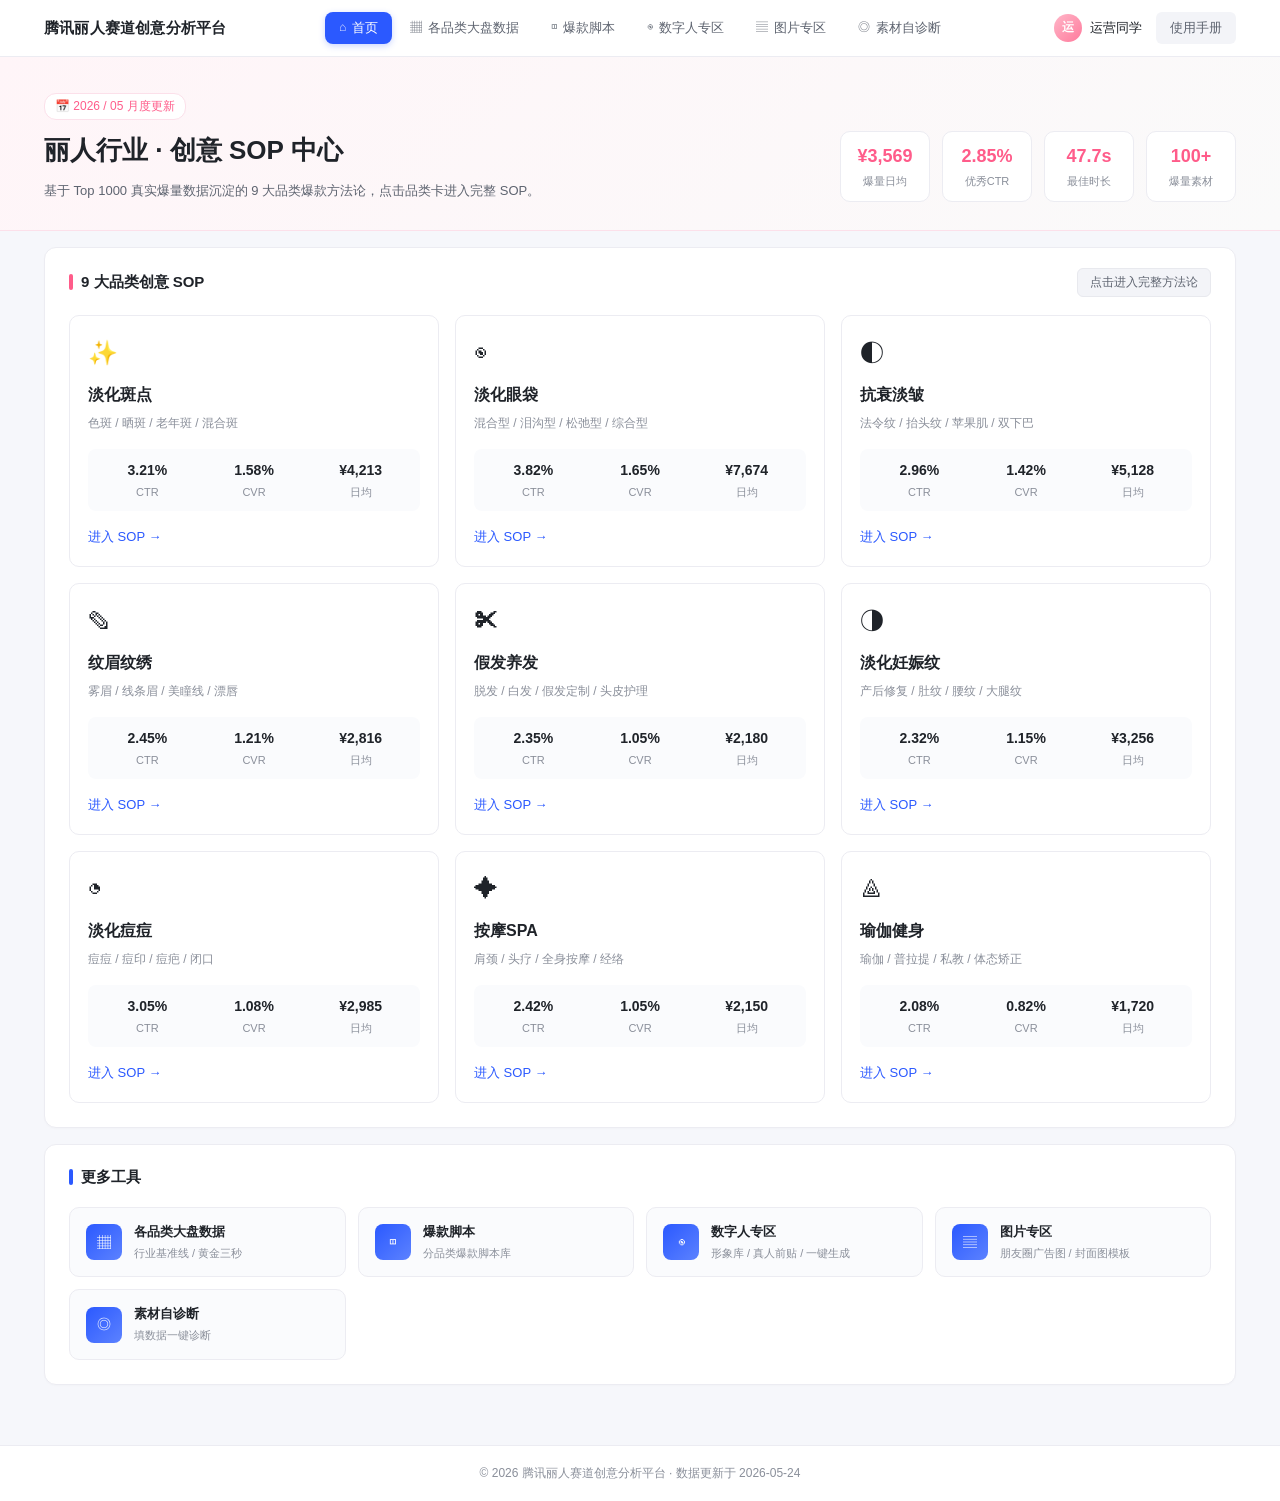
<file: index.html>
<!DOCTYPE html>
<html lang="zh-CN">
<head>
<meta charset="UTF-8" />
<meta name="viewport" content="width=device-width,initial-scale=1.0" />
<title>腾讯丽人赛道创意分析平台</title>
<link rel="stylesheet" href="styles.css" />
</head>
<body>

<!-- 顶部导航 -->
<header class="topbar">
  <div class="topbar-inner">
    <div class="brand">腾讯丽人赛道创意分析平台</div>
    <nav class="topnav">
      <a href="#/home" class="nav-item" data-route="home"><span class="nav-icon">⌂</span>首页</a>
      <a href="#/dashboard" class="nav-item" data-route="dashboard"><span class="nav-icon">▦</span>各品类大盘数据</a>
      <a href="#/case" class="nav-item" data-route="case"><span class="nav-icon">◫</span>爆款脚本</a>
      <a href="#/digital" class="nav-item" data-route="digital"><span class="nav-icon">◉</span>数字人专区</a>
      <a href="#/image" class="nav-item" data-route="image"><span class="nav-icon">▤</span>图片专区</a>
      <a href="#/diagnose" class="nav-item" data-route="diagnose"><span class="nav-icon">◎</span>素材自诊断</a>
    </nav>
    <div class="topright">
      <div class="user">
        <span class="avatar">运</span>
        <span class="username">运营同学</span>
      </div>
      <a href="#/manual" class="btn-manual">使用手册</a>
    </div>
  </div>
</header>

<!-- =============== 页面 0：首页（品类Hub） =============== -->
<div class="page" data-page="home">
  <section class="v3-hero">
    <div class="container">
      <div class="v3-hero-inner">
        <div>
          <div class="v3-hero-tag">📅 2026 / 05 月度更新</div>
          <h1 class="v3-hero-title">丽人行业 · 创意 SOP 中心</h1>
          <p class="v3-hero-desc">基于 Top 1000 真实爆量数据沉淀的 9 大品类爆款方法论，点击品类卡进入完整 SOP。</p>
        </div>
        <div class="v3-hero-stats">
          <div class="v3-hs"><span class="v3-hs-num">¥3,569</span><span class="v3-hs-lbl">爆量日均</span></div>
          <div class="v3-hs"><span class="v3-hs-num">2.85%</span><span class="v3-hs-lbl">优秀CTR</span></div>
          <div class="v3-hs"><span class="v3-hs-num">47.7s</span><span class="v3-hs-lbl">最佳时长</span></div>
          <div class="v3-hs"><span class="v3-hs-num">100+</span><span class="v3-hs-lbl">爆量素材</span></div>
        </div>
      </div>
    </div>
  </section>

  <main class="container main-area">
    <div class="panel">
      <div class="panel-head">
          <div class="panel-title"><span class="dot pink-dot"></span>9 大品类创意 SOP</div>
          <div class="date-range light">点击进入完整方法论</div>
        </div>
        <div class="cat-grid">
          <a class="cat-card" href="category.html?cat=淡斑"><div class="cat-emoji">✨</div><div class="cat-name">淡化斑点</div><div class="cat-sub">色斑 / 晒斑 / 老年斑 / 混合斑</div><div class="cat-metrics"><div><div class="m-num">3.21%</div><div class="m-label">CTR</div></div><div><div class="m-num">1.58%</div><div class="m-label">CVR</div></div><div><div class="m-num">¥4,213</div><div class="m-label">日均</div></div></div><div class="cat-cta">进入 SOP →</div></a>
          <a class="cat-card" href="category.html?cat=眼袋"><div class="cat-emoji">◉</div><div class="cat-name">淡化眼袋</div><div class="cat-sub">混合型 / 泪沟型 / 松弛型 / 综合型</div><div class="cat-metrics"><div><div class="m-num">3.82%</div><div class="m-label">CTR</div></div><div><div class="m-num">1.65%</div><div class="m-label">CVR</div></div><div><div class="m-num">¥7,674</div><div class="m-label">日均</div></div></div><div class="cat-cta">进入 SOP →</div></a>
          <a class="cat-card" href="category.html?cat=淡皱"><div class="cat-emoji">◐</div><div class="cat-name">抗衰淡皱</div><div class="cat-sub">法令纹 / 抬头纹 / 苹果肌 / 双下巴</div><div class="cat-metrics"><div><div class="m-num">2.96%</div><div class="m-label">CTR</div></div><div><div class="m-num">1.42%</div><div class="m-label">CVR</div></div><div><div class="m-num">¥5,128</div><div class="m-label">日均</div></div></div><div class="cat-cta">进入 SOP →</div></a>
          <a class="cat-card" href="category.html?cat=纹眉"><div class="cat-emoji">✎</div><div class="cat-name">纹眉纹绣</div><div class="cat-sub">雾眉 / 线条眉 / 美瞳线 / 漂唇</div><div class="cat-metrics"><div><div class="m-num">2.45%</div><div class="m-label">CTR</div></div><div><div class="m-num">1.21%</div><div class="m-label">CVR</div></div><div><div class="m-num">¥2,816</div><div class="m-label">日均</div></div></div><div class="cat-cta">进入 SOP →</div></a>
          <a class="cat-card" href="category.html?cat=假发"><div class="cat-emoji">✂</div><div class="cat-name">假发养发</div><div class="cat-sub">脱发 / 白发 / 假发定制 / 头皮护理</div><div class="cat-metrics"><div><div class="m-num">2.35%</div><div class="m-label">CTR</div></div><div><div class="m-num">1.05%</div><div class="m-label">CVR</div></div><div><div class="m-num">¥2,180</div><div class="m-label">日均</div></div></div><div class="cat-cta">进入 SOP →</div></a>
          <a class="cat-card" href="category.html?cat=妊娠纹"><div class="cat-emoji">◑</div><div class="cat-name">淡化妊娠纹</div><div class="cat-sub">产后修复 / 肚纹 / 腰纹 / 大腿纹</div><div class="cat-metrics"><div><div class="m-num">2.32%</div><div class="m-label">CTR</div></div><div><div class="m-num">1.15%</div><div class="m-label">CVR</div></div><div><div class="m-num">¥3,256</div><div class="m-label">日均</div></div></div><div class="cat-cta">进入 SOP →</div></a>
          <a class="cat-card" href="category.html?cat=痘痘"><div class="cat-emoji">◔</div><div class="cat-name">淡化痘痘</div><div class="cat-sub">痘痘 / 痘印 / 痘疤 / 闭口</div><div class="cat-metrics"><div><div class="m-num">3.05%</div><div class="m-label">CTR</div></div><div><div class="m-num">1.08%</div><div class="m-label">CVR</div></div><div><div class="m-num">¥2,985</div><div class="m-label">日均</div></div></div><div class="cat-cta">进入 SOP →</div></a>
          <a class="cat-card" href="category.html?cat=按摩"><div class="cat-emoji">✦</div><div class="cat-name">按摩SPA</div><div class="cat-sub">肩颈 / 头疗 / 全身按摩 / 经络</div><div class="cat-metrics"><div><div class="m-num">2.42%</div><div class="m-label">CTR</div></div><div><div class="m-num">1.05%</div><div class="m-label">CVR</div></div><div><div class="m-num">¥2,150</div><div class="m-label">日均</div></div></div><div class="cat-cta">进入 SOP →</div></a>
          <a class="cat-card" href="category.html?cat=瑜伽"><div class="cat-emoji">⟁</div><div class="cat-name">瑜伽健身</div><div class="cat-sub">瑜伽 / 普拉提 / 私教 / 体态矫正</div><div class="cat-metrics"><div><div class="m-num">2.08%</div><div class="m-label">CTR</div></div><div><div class="m-num">0.82%</div><div class="m-label">CVR</div></div><div><div class="m-num">¥1,720</div><div class="m-label">日均</div></div></div><div class="cat-cta">进入 SOP →</div></a>
        </div>
    </div>

    <div class="panel">
      <div class="panel-head">
        <div class="panel-title"><span class="dot blue-dot"></span>更多工具</div>
      </div>
      <div class="v3-tool-grid">
        <a class="v3-tool" href="#/dashboard">
          <span class="v3-tool-ico">▦</span>
          <span class="v3-tool-txt"><b>各品类大盘数据</b><i>行业基准线 / 黄金三秒</i></span>
        </a>
        <a class="v3-tool" href="#/case">
          <span class="v3-tool-ico">◫</span>
          <span class="v3-tool-txt"><b>爆款脚本</b><i>分品类爆款脚本库</i></span>
        </a>
        <a class="v3-tool" href="#/digital">
          <span class="v3-tool-ico">◉</span>
          <span class="v3-tool-txt"><b>数字人专区</b><i>形象库 / 真人前贴 / 一键生成</i></span>
        </a>
        <a class="v3-tool" href="#/image">
          <span class="v3-tool-ico">▤</span>
          <span class="v3-tool-txt"><b>图片专区</b><i>朋友圈广告图 / 封面图模板</i></span>
        </a>
        <a class="v3-tool" href="#/diagnose">
          <span class="v3-tool-ico">◎</span>
          <span class="v3-tool-txt"><b>素材自诊断</b><i>填数据一键诊断</i></span>
        </a>
      </div>
    </div>
  </main>
</div>

<!-- =============== 页面 1：各品类大盘数据 =============== -->
<div class="page" data-page="dashboard">
  <section class="page-head sticky-head">
    <div class="container">
      <h1 class="page-title">各品类大盘数据</h1>
      <div class="industry-tabs anchor-tabs">
        <button class="ind-tab active" data-anchor="cat-liren">丽人</button>
        <button class="ind-tab" data-anchor="cat-danban">淡化斑点</button>
        <button class="ind-tab" data-anchor="cat-yandai">淡化眼袋</button>
        <button class="ind-tab" data-anchor="cat-kangshuai">抗衰淡皱</button>
        <button class="ind-tab" data-anchor="cat-wenmei">纹眉纹绣</button>
        <button class="ind-tab" data-anchor="cat-meifa">假发养发</button>
        <button class="ind-tab" data-anchor="cat-renshen">淡化妊娠纹</button>
        <button class="ind-tab" data-anchor="cat-doudou">淡化痘痘</button>
        <button class="ind-tab" data-anchor="cat-spa">按摩SPA</button>
        <button class="ind-tab" data-anchor="cat-yujia">瑜伽健身</button>
      </div>
    </div>
  </section>

  <main class="container main-area">

    <!-- ========== 区块①：丽人（总览） ========== -->
    <section class="cat-section" id="cat-liren">
      <div class="panel">
        <div class="panel-head pink">
          <div class="panel-title"><span class="dot pink-dot"></span>丽人行业 · 整体大盘</div>
          <div class="date-range">📅 2026-04-01 至 2026-04-30</div>
        </div>

        <div class="kpi-grid kpi-grid-4">
          <div class="kpi-card top-green">
            <div class="kpi-head"><span class="kpi-label">行业平均CTR</span></div>
            <div class="kpi-value">2.85<span class="kpi-unit">%</span></div>
            <div class="kpi-foot">优秀阈值 1.5%</div>
          </div>
          <div class="kpi-card top-purple">
            <div class="kpi-head"><span class="kpi-label">行业平均CVR</span></div>
            <div class="kpi-value">1.42<span class="kpi-unit">%</span></div>
            <div class="kpi-foot">优秀阈值 0.8%</div>
          </div>
          <div class="kpi-card top-orange">
            <div class="kpi-head"><span class="kpi-label">平均播放时长</span></div>
            <div class="kpi-value">47.7<span class="kpi-unit">s</span></div>
            <div class="kpi-foot">35-55s 区间最优</div>
          </div>
          <div class="kpi-card top-pink">
            <div class="kpi-head"><span class="kpi-label">三秒快划率</span></div>
            <div class="kpi-value">22<span class="kpi-unit">%</span></div>
            <div class="kpi-foot">3秒完播率 63%</div>
          </div>
        </div>

        <div class="placement-table">
          <div class="pt-title">📊 各版位表现</div>
          <table>
            <thead>
              <tr><th>版位</th><th>消耗占比</th><th>CTR</th><th>浅层CVR</th><th>平均播放时长</th><th>3秒完播率</th><th>快滑率</th></tr>
            </thead>
            <tbody>
              <tr><td>微信视频号</td><td><b>73.8%</b></td><td>3.12%</td><td>1.58%</td><td>49.2s</td><td>65%</td><td>20%</td></tr>
              <tr><td>微信朋友圈</td><td>12.5%</td><td>2.45%</td><td>1.25%</td><td>42.1s</td><td>58%</td><td>26%</td></tr>
              <tr><td>公众号与小程序</td><td>8.3%</td><td>2.18%</td><td>1.12%</td><td>38.5s</td><td>55%</td><td>30%</td></tr>
              <tr><td>平台与内容广告</td><td>5.4%</td><td>1.92%</td><td>1.02%</td><td>37.6s</td><td>52%</td><td>33%</td></tr>
            </tbody>
          </table>
        </div>
      </div>
    </section>

    <!-- ========== 区块②：淡化斑点 ========== -->
    <section class="cat-section" id="cat-danban">
      <div class="panel">
        <div class="panel-head">
          <div class="panel-title"><span class="dot pink-dot"></span>✨ 淡化斑点</div>
        </div>

        <div class="kpi-grid kpi-grid-5">
          <div class="kpi-card top-pink"><div class="kpi-head"><span class="kpi-label">消耗占比</span></div><div class="kpi-value">28.0<span class="kpi-unit">%</span></div><div class="kpi-foot">大盘占比</div></div>
          <div class="kpi-card top-green"><div class="kpi-head"><span class="kpi-label">平均CTR</span></div><div class="kpi-value">3.21<span class="kpi-unit">%</span></div><div class="kpi-foot">行业 2.85%</div></div>
          <div class="kpi-card top-purple"><div class="kpi-head"><span class="kpi-label">平均CVR</span></div><div class="kpi-value">1.58<span class="kpi-unit">%</span></div><div class="kpi-foot">行业 1.42%</div></div>
          <div class="kpi-card top-orange"><div class="kpi-head"><span class="kpi-label">平均播放时长</span></div><div class="kpi-value">49.8<span class="kpi-unit">s</span></div><div class="kpi-foot">3秒完播 65%</div></div>
          <div class="kpi-card top-blue"><div class="kpi-head"><span class="kpi-label">三秒快划率</span></div><div class="kpi-value">20<span class="kpi-unit">%</span></div><div class="kpi-foot">越低越好</div></div>
        </div>

        <div class="placement-table">
          <div class="pt-title">📊 各版位表现</div>
          <table>
            <thead><tr><th>版位</th><th>消耗占比</th><th>CTR</th><th>浅层CVR</th><th>平均播放时长</th><th>3秒完播率</th><th>快滑率</th></tr></thead>
            <tbody>
              <tr><td>微信视频号</td><td><b>74.8%</b></td><td>3.45%</td><td>1.72%</td><td>51.2s</td><td>67%</td><td>18%</td></tr>
              <tr><td>微信朋友圈</td><td>13.0%</td><td>2.80%</td><td>1.42%</td><td>44.5s</td><td>60%</td><td>24%</td></tr>
              <tr><td>公众号与小程序</td><td>7.5%</td><td>2.45%</td><td>1.25%</td><td>40.2s</td><td>57%</td><td>28%</td></tr>
              <tr><td>平台与内容广告</td><td>4.7%</td><td>2.14%</td><td>1.08%</td><td>37.5s</td><td>53%</td><td>32%</td></tr>
            </tbody>
          </table>
        </div>
      </div>
    </section>

    <!-- ========== 区块③：淡化眼袋 ========== -->
    <section class="cat-section" id="cat-yandai">
      <div class="panel">
        <div class="panel-head">
          <div class="panel-title"><span class="dot pink-dot"></span>◉ 淡化眼袋</div>
        </div>

        <div class="kpi-grid kpi-grid-5">
          <div class="kpi-card top-pink"><div class="kpi-head"><span class="kpi-label">消耗占比</span></div><div class="kpi-value">18.0<span class="kpi-unit">%</span></div><div class="kpi-foot">大盘占比</div></div>
          <div class="kpi-card top-green"><div class="kpi-head"><span class="kpi-label">平均CTR</span></div><div class="kpi-value">3.82<span class="kpi-unit">%</span></div><div class="kpi-foot">行业 2.85%</div></div>
          <div class="kpi-card top-purple"><div class="kpi-head"><span class="kpi-label">平均CVR</span></div><div class="kpi-value">1.65<span class="kpi-unit">%</span></div><div class="kpi-foot">行业 1.42%</div></div>
          <div class="kpi-card top-orange"><div class="kpi-head"><span class="kpi-label">平均播放时长</span></div><div class="kpi-value">52.1<span class="kpi-unit">s</span></div><div class="kpi-foot">3秒完播 68%</div></div>
          <div class="kpi-card top-blue"><div class="kpi-head"><span class="kpi-label">三秒快划率</span></div><div class="kpi-value">18<span class="kpi-unit">%</span></div><div class="kpi-foot">越低越好</div></div>
        </div>

        <div class="placement-table">
          <div class="pt-title">📊 各版位表现</div>
          <table>
            <thead><tr><th>版位</th><th>消耗占比</th><th>CTR</th><th>浅层CVR</th><th>平均播放时长</th><th>3秒完播率</th><th>快滑率</th></tr></thead>
            <tbody>
              <tr><td>微信视频号</td><td><b>76.5%</b></td><td>4.05%</td><td>1.78%</td><td>53.5s</td><td>70%</td><td>16%</td></tr>
              <tr><td>微信朋友圈</td><td>12.2%</td><td>3.32%</td><td>1.48%</td><td>46.8s</td><td>62%</td><td>22%</td></tr>
              <tr><td>公众号与小程序</td><td>7.5%</td><td>2.95%</td><td>1.32%</td><td>42.1s</td><td>58%</td><td>27%</td></tr>
              <tr><td>平台与内容广告</td><td>3.8%</td><td>2.70%</td><td>1.18%</td><td>40.5s</td><td>55%</td><td>30%</td></tr>
            </tbody>
          </table>
        </div>
      </div>
    </section>

    <!-- ========== 区块④：抗衰淡皱 ========== -->
    <section class="cat-section" id="cat-kangshuai">
      <div class="panel">
        <div class="panel-head">
          <div class="panel-title"><span class="dot pink-dot"></span>◐ 抗衰淡皱</div>
        </div>

        <div class="kpi-grid kpi-grid-5">
          <div class="kpi-card top-pink"><div class="kpi-head"><span class="kpi-label">消耗占比</span></div><div class="kpi-value">24.0<span class="kpi-unit">%</span></div><div class="kpi-foot">大盘占比</div></div>
          <div class="kpi-card top-green"><div class="kpi-head"><span class="kpi-label">平均CTR</span></div><div class="kpi-value">2.96<span class="kpi-unit">%</span></div><div class="kpi-foot">行业 2.85%</div></div>
          <div class="kpi-card top-purple"><div class="kpi-head"><span class="kpi-label">平均CVR</span></div><div class="kpi-value">1.42<span class="kpi-unit">%</span></div><div class="kpi-foot">行业 1.42%</div></div>
          <div class="kpi-card top-orange"><div class="kpi-head"><span class="kpi-label">平均播放时长</span></div><div class="kpi-value">48.5<span class="kpi-unit">s</span></div><div class="kpi-foot">3秒完播 64%</div></div>
          <div class="kpi-card top-blue"><div class="kpi-head"><span class="kpi-label">三秒快划率</span></div><div class="kpi-value">21<span class="kpi-unit">%</span></div><div class="kpi-foot">越低越好</div></div>
        </div>

        <div class="placement-table">
          <div class="pt-title">📊 各版位表现</div>
          <table>
            <thead><tr><th>版位</th><th>消耗占比</th><th>CTR</th><th>浅层CVR</th><th>平均播放时长</th><th>3秒完播率</th><th>快滑率</th></tr></thead>
            <tbody>
              <tr><td>微信视频号</td><td><b>75.2%</b></td><td>3.18%</td><td>1.55%</td><td>50.1s</td><td>66%</td><td>19%</td></tr>
              <tr><td>微信朋友圈</td><td>13.5%</td><td>2.55%</td><td>1.28%</td><td>43.2s</td><td>59%</td><td>25%</td></tr>
              <tr><td>公众号与小程序</td><td>7.8%</td><td>2.22%</td><td>1.15%</td><td>39.5s</td><td>56%</td><td>29%</td></tr>
              <tr><td>平台与内容广告</td><td>3.5%</td><td>1.95%</td><td>1.02%</td><td>37.8s</td><td>52%</td><td>33%</td></tr>
            </tbody>
          </table>
        </div>
      </div>
    </section>

    <!-- ========== 区块⑤：纹眉纹绣 ========== -->
    <section class="cat-section" id="cat-wenmei">
      <div class="panel">
        <div class="panel-head">
          <div class="panel-title"><span class="dot pink-dot"></span>✎ 纹眉纹绣</div>
        </div>

        <div class="kpi-grid kpi-grid-5">
          <div class="kpi-card top-pink"><div class="kpi-head"><span class="kpi-label">消耗占比</span></div><div class="kpi-value">7.0<span class="kpi-unit">%</span></div><div class="kpi-foot">大盘占比</div></div>
          <div class="kpi-card top-green"><div class="kpi-head"><span class="kpi-label">平均CTR</span></div><div class="kpi-value">2.45<span class="kpi-unit">%</span></div><div class="kpi-foot">行业 2.85%</div></div>
          <div class="kpi-card top-purple"><div class="kpi-head"><span class="kpi-label">平均CVR</span></div><div class="kpi-value">1.21<span class="kpi-unit">%</span></div><div class="kpi-foot">行业 1.42%</div></div>
          <div class="kpi-card top-orange"><div class="kpi-head"><span class="kpi-label">平均播放时长</span></div><div class="kpi-value">42.3<span class="kpi-unit">s</span></div><div class="kpi-foot">3秒完播 60%</div></div>
          <div class="kpi-card top-blue"><div class="kpi-head"><span class="kpi-label">三秒快划率</span></div><div class="kpi-value">25<span class="kpi-unit">%</span></div><div class="kpi-foot">越低越好</div></div>
        </div>

        <div class="placement-table">
          <div class="pt-title">📊 各版位表现</div>
          <table>
            <thead><tr><th>版位</th><th>消耗占比</th><th>CTR</th><th>浅层CVR</th><th>平均播放时长</th><th>3秒完播率</th><th>快滑率</th></tr></thead>
            <tbody>
              <tr><td>微信视频号</td><td><b>78.5%</b></td><td>2.62%</td><td>1.32%</td><td>43.5s</td><td>62%</td><td>23%</td></tr>
              <tr><td>微信朋友圈</td><td>10.8%</td><td>2.10%</td><td>1.08%</td><td>38.2s</td><td>55%</td><td>28%</td></tr>
              <tr><td>公众号与小程序</td><td>6.5%</td><td>1.85%</td><td>0.95%</td><td>35.1s</td><td>52%</td><td>32%</td></tr>
              <tr><td>平台与内容广告</td><td>4.2%</td><td>1.58%</td><td>0.85%</td><td>34.0s</td><td>49%</td><td>36%</td></tr>
            </tbody>
          </table>
        </div>
      </div>
    </section>

    <!-- ========== 区块⑥：假发养发 ========== -->
    <section class="cat-section" id="cat-meifa">
      <div class="panel">
        <div class="panel-head">
          <div class="panel-title"><span class="dot pink-dot"></span>✂ 假发养发</div>
        </div>

        <div class="kpi-grid kpi-grid-5">
          <div class="kpi-card top-pink"><div class="kpi-head"><span class="kpi-label">消耗占比</span></div><div class="kpi-value">6.0<span class="kpi-unit">%</span></div><div class="kpi-foot">大盘占比</div></div>
          <div class="kpi-card top-green"><div class="kpi-head"><span class="kpi-label">平均CTR</span></div><div class="kpi-value">2.35<span class="kpi-unit">%</span></div><div class="kpi-foot">行业 2.85%</div></div>
          <div class="kpi-card top-purple"><div class="kpi-head"><span class="kpi-label">平均CVR</span></div><div class="kpi-value">1.05<span class="kpi-unit">%</span></div><div class="kpi-foot">行业 1.42%</div></div>
          <div class="kpi-card top-orange"><div class="kpi-head"><span class="kpi-label">平均播放时长</span></div><div class="kpi-value">40.2<span class="kpi-unit">s</span></div><div class="kpi-foot">3秒完播 59%</div></div>
          <div class="kpi-card top-blue"><div class="kpi-head"><span class="kpi-label">三秒快划率</span></div><div class="kpi-value">26<span class="kpi-unit">%</span></div><div class="kpi-foot">越低越好</div></div>
        </div>

        <div class="placement-table">
          <div class="pt-title">📊 各版位表现</div>
          <table>
            <thead><tr><th>版位</th><th>消耗占比</th><th>CTR</th><th>浅层CVR</th><th>平均播放时长</th><th>3秒完播率</th><th>快滑率</th></tr></thead>
            <tbody>
              <tr><td>微信视频号</td><td><b>71.5%</b></td><td>2.55%</td><td>1.18%</td><td>42.1s</td><td>61%</td><td>24%</td></tr>
              <tr><td>微信朋友圈</td><td>14.8%</td><td>2.05%</td><td>0.95%</td><td>37.2s</td><td>55%</td><td>29%</td></tr>
              <tr><td>公众号与小程序</td><td>9.2%</td><td>1.78%</td><td>0.82%</td><td>33.5s</td><td>51%</td><td>33%</td></tr>
              <tr><td>平台与内容广告</td><td>4.5%</td><td>1.58%</td><td>0.74%</td><td>32.2s</td><td>48%</td><td>37%</td></tr>
            </tbody>
          </table>
        </div>
      </div>
    </section>

    <!-- ========== 区块⑦：淡化妊娠纹 ========== -->
    <section class="cat-section" id="cat-renshen">
      <div class="panel">
        <div class="panel-head">
          <div class="panel-title"><span class="dot pink-dot"></span>◑ 淡化妊娠纹</div>
        </div>

        <div class="kpi-grid kpi-grid-5">
          <div class="kpi-card top-pink"><div class="kpi-head"><span class="kpi-label">消耗占比</span></div><div class="kpi-value">5.0<span class="kpi-unit">%</span></div><div class="kpi-foot">大盘占比</div></div>
          <div class="kpi-card top-green"><div class="kpi-head"><span class="kpi-label">平均CTR</span></div><div class="kpi-value">2.32<span class="kpi-unit">%</span></div><div class="kpi-foot">行业 2.85%</div></div>
          <div class="kpi-card top-purple"><div class="kpi-head"><span class="kpi-label">平均CVR</span></div><div class="kpi-value">1.15<span class="kpi-unit">%</span></div><div class="kpi-foot">行业 1.42%</div></div>
          <div class="kpi-card top-orange"><div class="kpi-head"><span class="kpi-label">平均播放时长</span></div><div class="kpi-value">44.5<span class="kpi-unit">s</span></div><div class="kpi-foot">3秒完播 60%</div></div>
          <div class="kpi-card top-blue"><div class="kpi-head"><span class="kpi-label">三秒快划率</span></div><div class="kpi-value">24<span class="kpi-unit">%</span></div><div class="kpi-foot">越低越好</div></div>
        </div>

        <div class="placement-table">
          <div class="pt-title">📊 各版位表现</div>
          <table>
            <thead><tr><th>版位</th><th>消耗占比</th><th>CTR</th><th>浅层CVR</th><th>平均播放时长</th><th>3秒完播率</th><th>快滑率</th></tr></thead>
            <tbody>
              <tr><td>微信视频号</td><td><b>72.8%</b></td><td>2.55%</td><td>1.28%</td><td>46.2s</td><td>62%</td><td>22%</td></tr>
              <tr><td>微信朋友圈</td><td>14.2%</td><td>2.05%</td><td>1.02%</td><td>40.5s</td><td>56%</td><td>27%</td></tr>
              <tr><td>公众号与小程序</td><td>8.5%</td><td>1.78%</td><td>0.92%</td><td>36.8s</td><td>52%</td><td>31%</td></tr>
              <tr><td>平台与内容广告</td><td>4.5%</td><td>1.55%</td><td>0.80%</td><td>35.0s</td><td>49%</td><td>35%</td></tr>
            </tbody>
          </table>
        </div>
      </div>
    </section>

    <!-- ========== 区块⑧：淡化痘痘 ========== -->
    <section class="cat-section" id="cat-doudou">
      <div class="panel">
        <div class="panel-head">
          <div class="panel-title"><span class="dot pink-dot"></span>◔ 淡化痘痘</div>
        </div>

        <div class="kpi-grid kpi-grid-5">
          <div class="kpi-card top-pink"><div class="kpi-head"><span class="kpi-label">消耗占比</span></div><div class="kpi-value">6.0<span class="kpi-unit">%</span></div><div class="kpi-foot">大盘占比</div></div>
          <div class="kpi-card top-green"><div class="kpi-head"><span class="kpi-label">平均CTR</span></div><div class="kpi-value">3.05<span class="kpi-unit">%</span></div><div class="kpi-foot">行业 2.85%</div></div>
          <div class="kpi-card top-purple"><div class="kpi-head"><span class="kpi-label">平均CVR</span></div><div class="kpi-value">1.08<span class="kpi-unit">%</span></div><div class="kpi-foot">行业 1.42%</div></div>
          <div class="kpi-card top-orange"><div class="kpi-head"><span class="kpi-label">平均播放时长</span></div><div class="kpi-value">41.2<span class="kpi-unit">s</span></div><div class="kpi-foot">3秒完播 62%</div></div>
          <div class="kpi-card top-blue"><div class="kpi-head"><span class="kpi-label">三秒快划率</span></div><div class="kpi-value">23<span class="kpi-unit">%</span></div><div class="kpi-foot">越低越好</div></div>
        </div>

        <div class="placement-table">
          <div class="pt-title">📊 各版位表现</div>
          <table>
            <thead><tr><th>版位</th><th>消耗占比</th><th>CTR</th><th>浅层CVR</th><th>平均播放时长</th><th>3秒完播率</th><th>快滑率</th></tr></thead>
            <tbody>
              <tr><td>微信视频号</td><td><b>73.5%</b></td><td>3.28%</td><td>1.22%</td><td>42.8s</td><td>64%</td><td>21%</td></tr>
              <tr><td>微信朋友圈</td><td>13.2%</td><td>2.65%</td><td>0.98%</td><td>37.5s</td><td>57%</td><td>26%</td></tr>
              <tr><td>公众号与小程序</td><td>8.5%</td><td>2.32%</td><td>0.85%</td><td>34.2s</td><td>54%</td><td>30%</td></tr>
              <tr><td>平台与内容广告</td><td>4.8%</td><td>2.08%</td><td>0.74%</td><td>33.0s</td><td>51%</td><td>33%</td></tr>
            </tbody>
          </table>
        </div>
      </div>
    </section>

    <!-- ========== 区块⑨：按摩SPA ========== -->
    <section class="cat-section" id="cat-spa">
      <div class="panel">
        <div class="panel-head">
          <div class="panel-title"><span class="dot pink-dot"></span>✦ 按摩SPA</div>
        </div>

        <div class="kpi-grid kpi-grid-5">
          <div class="kpi-card top-pink"><div class="kpi-head"><span class="kpi-label">消耗占比</span></div><div class="kpi-value">4.0<span class="kpi-unit">%</span></div><div class="kpi-foot">大盘占比</div></div>
          <div class="kpi-card top-green"><div class="kpi-head"><span class="kpi-label">平均CTR</span></div><div class="kpi-value">2.42<span class="kpi-unit">%</span></div><div class="kpi-foot">行业 2.85%</div></div>
          <div class="kpi-card top-purple"><div class="kpi-head"><span class="kpi-label">平均CVR</span></div><div class="kpi-value">1.05<span class="kpi-unit">%</span></div><div class="kpi-foot">行业 1.42%</div></div>
          <div class="kpi-card top-orange"><div class="kpi-head"><span class="kpi-label">平均播放时长</span></div><div class="kpi-value">43.8<span class="kpi-unit">s</span></div><div class="kpi-foot">3秒完播 59%</div></div>
          <div class="kpi-card top-blue"><div class="kpi-head"><span class="kpi-label">三秒快划率</span></div><div class="kpi-value">25<span class="kpi-unit">%</span></div><div class="kpi-foot">越低越好</div></div>
        </div>

        <div class="placement-table">
          <div class="pt-title">📊 各版位表现</div>
          <table>
            <thead><tr><th>版位</th><th>消耗占比</th><th>CTR</th><th>浅层CVR</th><th>平均播放时长</th><th>3秒完播率</th><th>快滑率</th></tr></thead>
            <tbody>
              <tr><td>微信视频号</td><td><b>72.5%</b></td><td>2.65%</td><td>1.18%</td><td>45.2s</td><td>61%</td><td>23%</td></tr>
              <tr><td>微信朋友圈</td><td>13.8%</td><td>2.15%</td><td>0.95%</td><td>39.5s</td><td>55%</td><td>28%</td></tr>
              <tr><td>公众号与小程序</td><td>8.5%</td><td>1.88%</td><td>0.82%</td><td>35.8s</td><td>52%</td><td>32%</td></tr>
              <tr><td>平台与内容广告</td><td>5.2%</td><td>1.68%</td><td>0.74%</td><td>34.2s</td><td>49%</td><td>35%</td></tr>
            </tbody>
          </table>
        </div>
      </div>
    </section>

    <!-- ========== 区块⑩：瑜伽健身 ========== -->
    <section class="cat-section" id="cat-yujia">
      <div class="panel">
        <div class="panel-head">
          <div class="panel-title"><span class="dot pink-dot"></span>⟁ 瑜伽健身</div>
        </div>

        <div class="kpi-grid kpi-grid-5">
          <div class="kpi-card top-pink"><div class="kpi-head"><span class="kpi-label">消耗占比</span></div><div class="kpi-value">2.0<span class="kpi-unit">%</span></div><div class="kpi-foot">大盘占比</div></div>
          <div class="kpi-card top-green"><div class="kpi-head"><span class="kpi-label">平均CTR</span></div><div class="kpi-value">2.08<span class="kpi-unit">%</span></div><div class="kpi-foot">行业 2.85%</div></div>
          <div class="kpi-card top-purple"><div class="kpi-head"><span class="kpi-label">平均CVR</span></div><div class="kpi-value">0.82<span class="kpi-unit">%</span></div><div class="kpi-foot">行业 1.42%</div></div>
          <div class="kpi-card top-orange"><div class="kpi-head"><span class="kpi-label">平均播放时长</span></div><div class="kpi-value">40.5<span class="kpi-unit">s</span></div><div class="kpi-foot">3秒完播 56%</div></div>
          <div class="kpi-card top-blue"><div class="kpi-head"><span class="kpi-label">三秒快划率</span></div><div class="kpi-value">28<span class="kpi-unit">%</span></div><div class="kpi-foot">越低越好</div></div>
        </div>

        <div class="placement-table">
          <div class="pt-title">📊 各版位表现</div>
          <table>
            <thead><tr><th>版位</th><th>消耗占比</th><th>CTR</th><th>浅层CVR</th><th>平均播放时长</th><th>3秒完播率</th><th>快滑率</th></tr></thead>
            <tbody>
              <tr><td>微信视频号</td><td><b>69.5%</b></td><td>2.28%</td><td>0.92%</td><td>42.0s</td><td>58%</td><td>26%</td></tr>
              <tr><td>微信朋友圈</td><td>15.5%</td><td>1.82%</td><td>0.75%</td><td>36.5s</td><td>52%</td><td>31%</td></tr>
              <tr><td>公众号与小程序</td><td>9.8%</td><td>1.58%</td><td>0.65%</td><td>32.8s</td><td>49%</td><td>35%</td></tr>
              <tr><td>平台与内容广告</td><td>5.2%</td><td>1.40%</td><td>0.58%</td><td>31.5s</td><td>46%</td><td>40%</td></tr>
            </tbody>
          </table>
        </div>
      </div>
    </section>

  </main>
</div>

<!-- =============== 页面 2：爆款脚本 =============== -->
<div class="page" data-page="case">
  <section class="page-head">
    <div class="container">
      <h1 class="page-title">分品类爆款脚本</h1>
      <div class="industry-tabs">
        <button class="ind-tab active">全部</button>
        <button class="ind-tab">淡化斑点</button>
        <button class="ind-tab">淡化眼袋</button>
        <button class="ind-tab">抗衰淡皱</button>
        <button class="ind-tab">纹眉纹绣</button>
        <button class="ind-tab">假发养发</button>
        <button class="ind-tab">淡化妊娠纹</button>
        <button class="ind-tab">淡化痘痘</button>
        <button class="ind-tab">按摩SPA</button>
        <button class="ind-tab">瑜伽健身</button>
      </div>
    </div>
  </section>

  <main class="container main-area">
    <div class="panel">
      <div class="panel-head">
        <div class="panel-title"><span class="dot orange-dot"></span>分品类爆款创意 SOP</div>
        <a href="#" class="link-more">查看全部品类 →</a>
      </div>
      <div class="cat-grid">
        <a class="cat-card" href="category.html?cat=淡斑"><div class="cat-emoji">✨</div><div class="cat-name">淡化斑点</div><div class="cat-sub">色斑 / 晒斑 / 老年斑 / 混合斑</div><div class="cat-metrics"><div><div class="m-num">3.21%</div><div class="m-label">CTR</div></div><div><div class="m-num">1.58%</div><div class="m-label">CVR</div></div><div><div class="m-num">¥4,213</div><div class="m-label">日均</div></div></div><div class="cat-cta">查看 SOP →</div></a>
        <a class="cat-card" href="category.html?cat=眼袋"><div class="cat-emoji">◉</div><div class="cat-name">淡化眼袋</div><div class="cat-sub">混合型 / 泪沟型 / 松弛型 / 综合型</div><div class="cat-metrics"><div><div class="m-num">3.82%</div><div class="m-label">CTR</div></div><div><div class="m-num">1.65%</div><div class="m-label">CVR</div></div><div><div class="m-num">¥7,674</div><div class="m-label">日均</div></div></div><div class="cat-cta">查看 SOP →</div></a>
        <a class="cat-card" href="category.html?cat=淡皱"><div class="cat-emoji">◐</div><div class="cat-name">抗衰淡皱</div><div class="cat-sub">法令纹 / 抬头纹 / 苹果肌 / 双下巴</div><div class="cat-metrics"><div><div class="m-num">2.96%</div><div class="m-label">CTR</div></div><div><div class="m-num">1.42%</div><div class="m-label">CVR</div></div><div><div class="m-num">¥5,128</div><div class="m-label">日均</div></div></div><div class="cat-cta">查看 SOP →</div></a>
        <a class="cat-card" href="category.html?cat=纹眉"><div class="cat-emoji">✎</div><div class="cat-name">纹眉纹绣</div><div class="cat-sub">雾眉 / 线条眉 / 美瞳线 / 漂唇</div><div class="cat-metrics"><div><div class="m-num">2.45%</div><div class="m-label">CTR</div></div><div><div class="m-num">1.21%</div><div class="m-label">CVR</div></div><div><div class="m-num">¥2,816</div><div class="m-label">日均</div></div></div><div class="cat-cta">查看 SOP →</div></a>
        <a class="cat-card" href="category.html?cat=假发"><div class="cat-emoji">✂</div><div class="cat-name">假发养发</div><div class="cat-sub">脱发 / 白发 / 假发定制 / 头皮护理</div><div class="cat-metrics"><div><div class="m-num">2.35%</div><div class="m-label">CTR</div></div><div><div class="m-num">1.05%</div><div class="m-label">CVR</div></div><div><div class="m-num">¥2,180</div><div class="m-label">日均</div></div></div><div class="cat-cta">查看 SOP →</div></a>
        <a class="cat-card" href="category.html?cat=妊娠纹"><div class="cat-emoji">◑</div><div class="cat-name">淡化妊娠纹</div><div class="cat-sub">产后修复 / 肚纹 / 腰纹 / 大腿纹</div><div class="cat-metrics"><div><div class="m-num">2.32%</div><div class="m-label">CTR</div></div><div><div class="m-num">1.15%</div><div class="m-label">CVR</div></div><div><div class="m-num">¥3,256</div><div class="m-label">日均</div></div></div><div class="cat-cta">查看 SOP →</div></a>
        <a class="cat-card" href="category.html?cat=痘痘"><div class="cat-emoji">◔</div><div class="cat-name">淡化痘痘</div><div class="cat-sub">痘痘 / 痘印 / 痘疤 / 闭口</div><div class="cat-metrics"><div><div class="m-num">3.05%</div><div class="m-label">CTR</div></div><div><div class="m-num">1.08%</div><div class="m-label">CVR</div></div><div><div class="m-num">¥2,985</div><div class="m-label">日均</div></div></div><div class="cat-cta">查看 SOP →</div></a>
        <a class="cat-card" href="category.html?cat=按摩"><div class="cat-emoji">✦</div><div class="cat-name">按摩SPA</div><div class="cat-sub">肩颈 / 头疗 / 全身按摩 / 经络</div><div class="cat-metrics"><div><div class="m-num">2.42%</div><div class="m-label">CTR</div></div><div><div class="m-num">1.05%</div><div class="m-label">CVR</div></div><div><div class="m-num">¥2,150</div><div class="m-label">日均</div></div></div><div class="cat-cta">查看 SOP →</div></a>
        <a class="cat-card" href="category.html?cat=瑜伽"><div class="cat-emoji">⟁</div><div class="cat-name">瑜伽健身</div><div class="cat-sub">瑜伽 / 普拉提 / 私教 / 体态矫正</div><div class="cat-metrics"><div><div class="m-num">2.08%</div><div class="m-label">CTR</div></div><div><div class="m-num">0.82%</div><div class="m-label">CVR</div></div><div><div class="m-num">¥1,720</div><div class="m-label">日均</div></div></div><div class="cat-cta">查看 SOP →</div></a>
      </div>
    </div>
  </main>
</div>

<!-- =============== 页面 3：数字人专区 =============== -->
<div class="page" data-page="digital">
  <section class="page-head">
    <div class="container">
      <h1 class="page-title">数字人专区</h1>
      <div class="industry-tabs">
        <button class="ind-tab active">数字人形象库</button>
        <button class="ind-tab">真人前贴口播</button>
        <button class="ind-tab">脚本→数字人视频</button>
      </div>
    </div>
  </section>

  <main class="container main-area">
    <div class="panel">
      <div class="panel-head">
        <div class="panel-title"><span class="dot purple-dot"></span>数字人形象库</div>
        <div class="date-range light">点击形象 → 一键生成口播视频</div>
      </div>
      <div class="trend-grid">
        <div class="trend-card hot"><div class="trend-tag pink-tag">推荐</div><div class="trend-name">温柔阴柔型男主播</div><div class="trend-desc">25-32岁，白衬衫精致男，丽人行业最爆量人设，CTR均值3.2%。</div></div>
        <div class="trend-card hot"><div class="trend-tag pink-tag">推荐</div><div class="trend-name">亲和力女美容师</div><div class="trend-desc">25-30岁，白色工作服+一次性手套，操作类素材首选。</div></div>
        <div class="trend-card"><div class="trend-tag green-tag">常用</div><div class="trend-name">中老年顾客见证</div><div class="trend-desc">45-60岁阿姨真实见证，淡斑/淡皱品类信任感拉满。</div></div>
        <div class="trend-card"><div class="trend-tag green-tag">常用</div><div class="trend-name">新闻播报型主持人</div><div class="trend-desc">权威感开场，"附近火爆的眼袋店"经典句式适用。</div></div>
        <div class="trend-card"><div class="trend-tag gray-tag">慎用</div><div class="trend-name">纯AI数字人口播</div><div class="trend-desc">CTR持续下滑，建议替换为真人或真人前贴口播。</div></div>
        <div class="trend-card"><div class="trend-tag green-tag">新增</div><div class="trend-name">真人前贴+数字人后段</div><div class="trend-desc">前3秒真人出镜锁定信任，后段数字人讲解，性价比最高。</div></div>
      </div>
    </div>
  </main>
</div>

<!-- =============== 页面 4：素材自诊断 =============== -->
<div class="page" data-page="diagnose">
  <section class="page-head">
    <div class="container">
      <h1 class="page-title">素材自诊断台</h1>
      <div class="industry-tabs">
        <button class="ind-tab active">表单诊断</button>
        <button class="ind-tab">链接诊断</button>
        <button class="ind-tab">批量诊断</button>
      </div>
    </div>
  </section>

  <main class="container main-area">
    <div class="panel">
      <div class="panel-head">
        <div class="panel-title"><span class="dot green-dot"></span>素材自诊断台</div>
        <div class="date-range light">上传你的素材，我们告诉你为什么数据差</div>
      </div>

      <form id="diagForm" class="diag-form">
        <div class="form-row">
          <label>素材链接 / MD5</label>
          <input type="text" name="url" placeholder="粘贴素材URL或MD5" />
        </div>
        <div class="form-row two">
          <div>
            <label>品类</label>
            <select name="category">
              <option>淡化斑点</option><option>淡化眼袋</option><option>抗衰淡皱</option>
              <option>纹眉纹绣</option><option>假发养发</option><option>淡化妊娠纹</option>
              <option>淡化痘痘</option><option>按摩SPA</option><option>瑜伽健身</option>
            </select>
          </div>
          <div>
            <label>优化目标</label>
            <select name="goal"><option>下单OG</option><option>企微OG</option><option>表单</option><option>加微</option></select>
          </div>
        </div>
        <div class="form-row four">
          <div><label>日均消耗</label><input type="number" name="cost" placeholder="¥"></div>
          <div><label>CTR(%)</label><input type="number" step="0.01" name="ctr" placeholder="%"></div>
          <div><label>浅层CVR(%)</label><input type="number" step="0.01" name="cvr" placeholder="%"></div>
          <div><label>3秒完播率(%)</label><input type="number" step="0.01" name="play3" placeholder="%"></div>
        </div>
        <div class="form-row">
          <label>你想解决的问题</label>
          <textarea name="question" rows="2" placeholder="例如：为什么CTR这么低？为什么跑不动量？"></textarea>
        </div>
        <div class="form-actions">
          <button type="submit" class="btn-primary">开始诊断</button>
          <button type="reset" class="btn-ghost">重置</button>
        </div>
      </form>

      <div id="diagResult" class="diag-result hidden">
        <div class="diag-head">初步诊断结果</div>
        <div class="diag-body">
          <div class="diag-block"><div class="diag-block-title">🩺 核心判断</div><div class="diag-block-content" data-key="judge">—</div></div>
          <div class="diag-block"><div class="diag-block-title">⚠ 主要问题</div><div class="diag-block-content" data-key="problems">—</div></div>
          <div class="diag-block"><div class="diag-block-title">→ 下一条怎么拍</div><div class="diag-block-content" data-key="next">—</div></div>
        </div>
      </div>
    </div>
  </main>
</div>

<!-- =============== 页面 5：图片专区 =============== -->
<div class="page" data-page="image">
  <section class="page-head">
    <div class="container">
      <h1 class="page-title">图片专区</h1>
      <div class="industry-tabs">
        <button class="ind-tab active">朋友圈广告图</button>
        <button class="ind-tab">视频封面图</button>
        <button class="ind-tab">落地页头图</button>
      </div>
    </div>
  </section>

  <main class="container main-area">
    <div class="panel">
      <div class="panel-head">
        <div class="panel-title"><span class="dot orange-dot"></span>爆款图片模板库</div>
        <div class="date-range light">基于丽人大盘 Top 图片素材沉淀</div>
      </div>

      <div class="report-card">
        <div class="report-head">
          <div class="report-name">价格锤型朋友圈广告图（淡皱）</div>
          <div class="report-meta">CTR 2.85% · 点赞率 1.42% · 推荐指数 ★★★★★</div>
        </div>
        <div class="report-grid">
          <div class="rg-item"><div class="rg-label">视觉构图</div><div class="rg-text">左侧顾客面部特写 + 右侧368元红色价格锤，3:4竖图。</div></div>
          <div class="rg-item"><div class="rg-label">文案结构</div><div class="rg-text">主标"科技淡皱仅368" + 副标"法令纹/抬头纹/苹果肌全包"。</div></div>
          <div class="rg-item"><div class="rg-label">配色规范</div><div class="rg-text">暖白底色 + 红色价格 + 黑色主标，合规底字白底灰字。</div></div>
          <div class="rg-item"><div class="rg-label">复用方向</div><div class="rg-text">替换为淡斑386/眼袋468版本，保留价格锤位置与配色。</div></div>
        </div>
      </div>

      <div class="report-card">
        <div class="report-head">
          <div class="report-name">门店开业型视频封面（淡斑）</div>
          <div class="report-meta">CTR 3.12% · 三秒完播率 65% · 推荐指数 ★★★★★</div>
        </div>
        <div class="report-grid">
          <div class="rg-item"><div class="rg-label">视觉构图</div><div class="rg-text">门店外景+鞭炮+排队人群，9:16竖屏，黄底大字"开业大吉"。</div></div>
          <div class="rg-item"><div class="rg-label">文案结构</div><div class="rg-text">主标"淡斑店开业大吉" + 副标"全程50分钟仅198元"。</div></div>
          <div class="rg-item"><div class="rg-label">配色规范</div><div class="rg-text">黄底红字 + 价格高亮 + 底部"效果因人而异"合规白字。</div></div>
          <div class="rg-item"><div class="rg-label">复用方向</div><div class="rg-text">可替换为眼袋/淡皱开业版，保留鞭炮+排队元素。</div></div>
        </div>
      </div>
    </div>
  </main>
</div>

<!-- =============== 页面 6：使用手册 =============== -->
<div class="page" data-page="manual">
  <section class="page-head">
    <div class="container">
      <h1 class="page-title">使用手册</h1>
    </div>
  </section>

  <main class="container main-area">
    <div class="panel">
      <div class="panel-head">
        <div class="panel-title"><span class="dot pink-dot"></span>平台使用指引</div>
      </div>
      <div class="manual-body">
        <h3>① 各品类大盘数据</h3>
        <p>查看丽人行业月度大盘指标、黄金三秒分布、品类消耗占比，作为优化参考基准线。</p>
        <h3>② 爆款脚本</h3>
        <p>分品类查看 Top 爆款脚本，每个品类含 CTR/CVR/日均消耗三大指标，可直接复用脚本结构。</p>
        <h3>③ 数字人专区</h3>
        <p>数字人形象库 + 真人前贴口播拼接，点击形象一键生成口播视频。</p>
        <h3>④ 图片专区</h3>
        <p>朋友圈广告图、视频封面图、落地页头图爆款模板，含视觉构图与配色规范。</p>
        <h3>⑤ 素材自诊断</h3>
        <p>填入你的素材数据，平台输出核心判断、问题诊断与下一条怎么拍的建议。</p>
        <h3>联系我们</h3>
        <p>📮 邮箱：creative@example.com　💬 企业微信：扫码加入丽人创意诊断群　📞 顾问咨询：xxx-xxxx-xxxx</p>
      </div>
    </div>
  </main>
</div>

<footer class="footer">
  <div class="container">© 2026 腾讯丽人赛道创意分析平台 · 数据更新于 2026-05-24</div>
</footer>

<script src="app.js"></script>
</body>
</html>
</file>
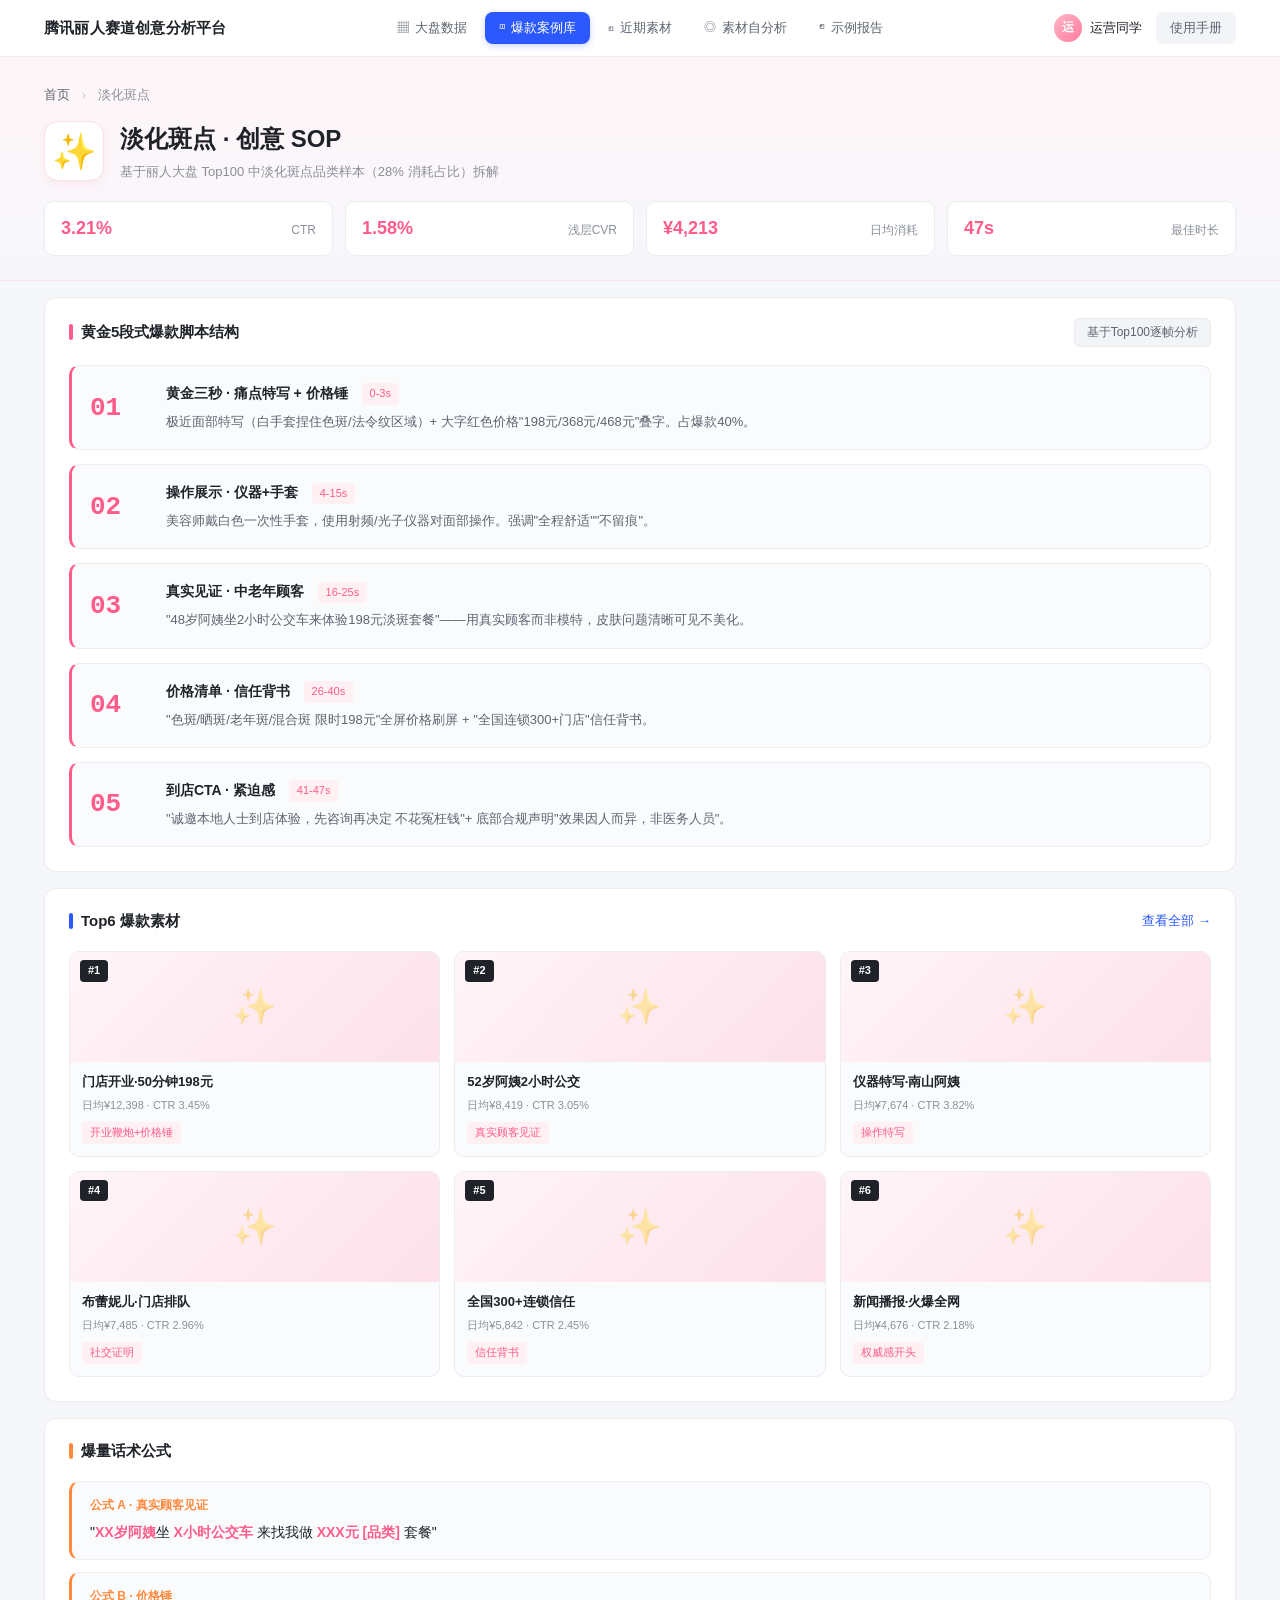
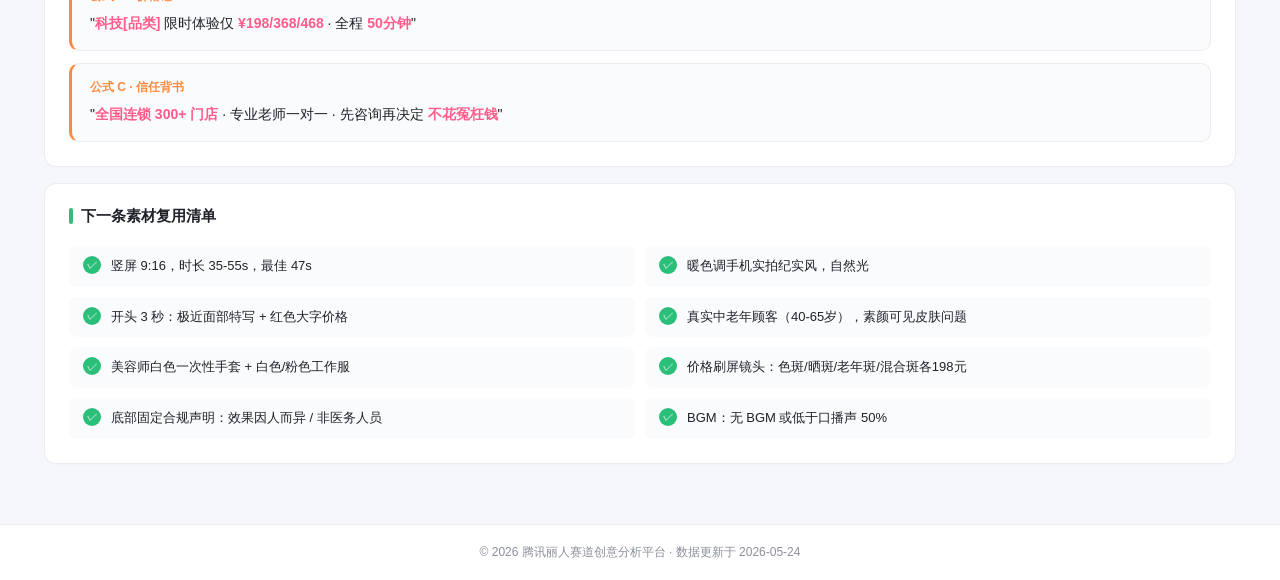
<file: category.html>
<!DOCTYPE html>
<html lang="zh-CN">
<head>
<meta charset="UTF-8" />
<meta name="viewport" content="width=device-width,initial-scale=1.0" />
<title>品类SOP详情｜腾讯丽人赛道创意分析平台</title>
<link rel="stylesheet" href="styles.css" />
</head>
<body>

<!-- 顶部导航（与 index.html 一致） -->
<header class="topbar">
  <div class="topbar-inner">
    <div class="brand">腾讯丽人赛道创意分析平台</div>
    <nav class="topnav">
      <a href="index.html#/dashboard" class="nav-item"><span class="nav-icon">▦</span>大盘数据</a>
      <a href="index.html#/case" class="nav-item active"><span class="nav-icon">◫</span>爆款案例库</a>
      <a href="index.html#/trend" class="nav-item"><span class="nav-icon">◰</span>近期素材</a>
      <a href="index.html#/diagnose" class="nav-item"><span class="nav-icon">◎</span>素材自分析</a>
      <a href="index.html#/report" class="nav-item"><span class="nav-icon">◩</span>示例报告</a>
    </nav>
    <div class="topright">
      <div class="user">
        <span class="avatar">运</span>
        <span class="username">运营同学</span>
      </div>
      <a href="index.html#/manual" class="btn-manual">使用手册</a>
    </div>
  </div>
</header>

<!-- 面包屑 + 品类大标题 -->
<section class="cat-detail-head">
  <div class="container">
    <div class="cat-crumb">
      <a href="index.html#/home">首页</a>
      <span class="crumb-arrow">›</span>
      <span id="catName">淡化斑点</span>
    </div>
    <div class="cat-detail-title-row">
      <div class="cat-detail-emoji" id="catEmoji">✨</div>
      <div>
        <h1 class="cat-detail-title" id="catTitle">淡化斑点 · 创意 SOP</h1>
        <p class="cat-detail-sub" id="catSub">基于丽人大盘 Top100 中淡化斑点品类样本（28% 消耗占比）拆解</p>
      </div>
    </div>
    <div class="cat-detail-stats">
      <div class="cat-detail-stat"><span class="cds-num" id="statCTR">3.21%</span><span class="cds-lbl">CTR</span></div>
      <div class="cat-detail-stat"><span class="cds-num" id="statCVR">1.58%</span><span class="cds-lbl">浅层CVR</span></div>
      <div class="cat-detail-stat"><span class="cds-num" id="statCost">¥4,213</span><span class="cds-lbl">日均消耗</span></div>
      <div class="cat-detail-stat"><span class="cds-num" id="statTime">47s</span><span class="cds-lbl">最佳时长</span></div>
    </div>
  </div>
</section>

<main class="container main-area">
  <!-- 黄金5段式 SOP -->
  <div class="panel">
    <div class="panel-head">
      <div class="panel-title"><span class="dot pink-dot"></span>黄金5段式爆款脚本结构</div>
      <div class="date-range light">基于Top100逐帧分析</div>
    </div>
    <div class="sop-step-list">
      <div class="sop-step">
        <div class="sop-step-no">01</div>
        <div class="sop-step-body">
          <div class="sop-step-title">黄金三秒 · 痛点特写 + 价格锤</div>
          <div class="sop-step-time">0-3s</div>
          <div class="sop-step-desc">极近面部特写（白手套捏住色斑/法令纹区域）+ 大字红色价格"198元/368元/468元"叠字。占爆款40%。</div>
        </div>
      </div>
      <div class="sop-step">
        <div class="sop-step-no">02</div>
        <div class="sop-step-body">
          <div class="sop-step-title">操作展示 · 仪器+手套</div>
          <div class="sop-step-time">4-15s</div>
          <div class="sop-step-desc">美容师戴白色一次性手套，使用射频/光子仪器对面部操作。强调"全程舒适""不留痕"。</div>
        </div>
      </div>
      <div class="sop-step">
        <div class="sop-step-no">03</div>
        <div class="sop-step-body">
          <div class="sop-step-title">真实见证 · 中老年顾客</div>
          <div class="sop-step-time">16-25s</div>
          <div class="sop-step-desc">"48岁阿姨坐2小时公交车来体验198元淡斑套餐"——用真实顾客而非模特，皮肤问题清晰可见不美化。</div>
        </div>
      </div>
      <div class="sop-step">
        <div class="sop-step-no">04</div>
        <div class="sop-step-body">
          <div class="sop-step-title">价格清单 · 信任背书</div>
          <div class="sop-step-time">26-40s</div>
          <div class="sop-step-desc">"色斑/晒斑/老年斑/混合斑 限时198元"全屏价格刷屏 + "全国连锁300+门店"信任背书。</div>
        </div>
      </div>
      <div class="sop-step">
        <div class="sop-step-no">05</div>
        <div class="sop-step-body">
          <div class="sop-step-title">到店CTA · 紧迫感</div>
          <div class="sop-step-time">41-47s</div>
          <div class="sop-step-desc">"诚邀本地人士到店体验，先咨询再决定 不花冤枉钱"+ 底部合规声明"效果因人而异，非医务人员"。</div>
        </div>
      </div>
    </div>
  </div>

  <!-- Top6 爆款素材 -->
  <div class="panel">
    <div class="panel-head">
      <div class="panel-title"><span class="dot blue-dot"></span>Top6 爆款素材</div>
      <a href="#" class="link-more">查看全部 →</a>
    </div>
    <div class="topvid-grid">
      <div class="topvid-card">
        <div class="topvid-thumb"><span class="topvid-rank">#1</span><span class="topvid-emoji">✨</span></div>
        <div class="topvid-name">门店开业·50分钟198元</div>
        <div class="topvid-meta">日均¥12,398 · CTR 3.45%</div>
        <div class="topvid-tag">开业鞭炮+价格锤</div>
      </div>
      <div class="topvid-card">
        <div class="topvid-thumb"><span class="topvid-rank">#2</span><span class="topvid-emoji">✨</span></div>
        <div class="topvid-name">52岁阿姨2小时公交</div>
        <div class="topvid-meta">日均¥8,419 · CTR 3.05%</div>
        <div class="topvid-tag">真实顾客见证</div>
      </div>
      <div class="topvid-card">
        <div class="topvid-thumb"><span class="topvid-rank">#3</span><span class="topvid-emoji">✨</span></div>
        <div class="topvid-name">仪器特写·南山阿姨</div>
        <div class="topvid-meta">日均¥7,674 · CTR 3.82%</div>
        <div class="topvid-tag">操作特写</div>
      </div>
      <div class="topvid-card">
        <div class="topvid-thumb"><span class="topvid-rank">#4</span><span class="topvid-emoji">✨</span></div>
        <div class="topvid-name">布蕾妮儿·门店排队</div>
        <div class="topvid-meta">日均¥7,485 · CTR 2.96%</div>
        <div class="topvid-tag">社交证明</div>
      </div>
      <div class="topvid-card">
        <div class="topvid-thumb"><span class="topvid-rank">#5</span><span class="topvid-emoji">✨</span></div>
        <div class="topvid-name">全国300+连锁信任</div>
        <div class="topvid-meta">日均¥5,842 · CTR 2.45%</div>
        <div class="topvid-tag">信任背书</div>
      </div>
      <div class="topvid-card">
        <div class="topvid-thumb"><span class="topvid-rank">#6</span><span class="topvid-emoji">✨</span></div>
        <div class="topvid-name">新闻播报·火爆全网</div>
        <div class="topvid-meta">日均¥4,676 · CTR 2.18%</div>
        <div class="topvid-tag">权威感开头</div>
      </div>
    </div>
  </div>

  <!-- 爆量话术公式 -->
  <div class="panel">
    <div class="panel-head">
      <div class="panel-title"><span class="dot orange-dot"></span>爆量话术公式</div>
    </div>
    <div class="formula-grid">
      <div class="formula-card">
        <div class="formula-label">公式 A · 真实顾客见证</div>
        <div class="formula-text">"<b>XX岁阿姨</b>坐 <b>X小时公交车</b> 来找我做 <b>XXX元 [品类]</b> 套餐"</div>
      </div>
      <div class="formula-card">
        <div class="formula-label">公式 B · 价格锤</div>
        <div class="formula-text">"<b>科技[品类]</b> 限时体验仅 <b>¥198/368/468</b> · 全程 <b>50分钟</b>"</div>
      </div>
      <div class="formula-card">
        <div class="formula-label">公式 C · 信任背书</div>
        <div class="formula-text">"<b>全国连锁 300+ 门店</b> · 专业老师一对一 · 先咨询再决定 <b>不花冤枉钱</b>"</div>
      </div>
    </div>
  </div>

  <!-- 复用清单 -->
  <div class="panel">
    <div class="panel-head">
      <div class="panel-title"><span class="dot green-dot"></span>下一条素材复用清单</div>
    </div>
    <div class="checklist">
      <div class="check-item"><span class="check-mark">✓</span>竖屏 9:16，时长 35-55s，最佳 47s</div>
      <div class="check-item"><span class="check-mark">✓</span>暖色调手机实拍纪实风，自然光</div>
      <div class="check-item"><span class="check-mark">✓</span>开头 3 秒：极近面部特写 + 红色大字价格</div>
      <div class="check-item"><span class="check-mark">✓</span>真实中老年顾客（40-65岁），素颜可见皮肤问题</div>
      <div class="check-item"><span class="check-mark">✓</span>美容师白色一次性手套 + 白色/粉色工作服</div>
      <div class="check-item"><span class="check-mark">✓</span>价格刷屏镜头：色斑/晒斑/老年斑/混合斑各198元</div>
      <div class="check-item"><span class="check-mark">✓</span>底部固定合规声明：效果因人而异 / 非医务人员</div>
      <div class="check-item"><span class="check-mark">✓</span>BGM：无 BGM 或低于口播声 50%</div>
    </div>
  </div>
</main>

<footer class="footer">
  <div class="container">© 2026 腾讯丽人赛道创意分析平台 · 数据更新于 2026-05-24</div>
</footer>

<script>
// 根据 ?cat= 渲染品类信息
const CATS = {
  '淡斑':   { emoji:'✨', name:'淡化斑点',   sub:'基于丽人大盘 Top100 中淡化斑点品类样本（28% 消耗占比）拆解', ctr:'3.21%', cvr:'1.58%', cost:'¥4,213', time:'47s' },
  '眼袋':   { emoji:'◉', name:'淡化眼袋',   sub:'基于丽人大盘 Top100 中眼袋品类样本（18% 消耗占比）拆解', ctr:'3.82%', cvr:'1.65%', cost:'¥7,674', time:'42s' },
  '淡皱':   { emoji:'◐', name:'抗衰淡皱',   sub:'基于丽人大盘 Top100 中淡皱品类样本（24% 消耗占比）拆解', ctr:'2.96%', cvr:'1.42%', cost:'¥5,128', time:'45s' },
  '纹眉':   { emoji:'✎', name:'纹眉纹绣',   sub:'基于丽人大盘 Top100 中纹眉品类样本（7% 消耗占比）拆解', ctr:'2.45%', cvr:'1.21%', cost:'¥2,816', time:'38s' },
  '假发':   { emoji:'✂', name:'假发养发',   sub:'基于丽人大盘 Top100 中假发养发品类样本（6% 消耗占比）拆解', ctr:'2.35%', cvr:'1.05%', cost:'¥2,180', time:'40s' },
  '妊娠纹': { emoji:'◑', name:'淡化妊娠纹', sub:'基于丽人大盘 Top100 中妊娠纹品类样本（5% 消耗占比）拆解', ctr:'2.32%', cvr:'1.15%', cost:'¥3,256', time:'44s' },
  '痘痘':   { emoji:'◔', name:'淡化痘痘',   sub:'基于丽人大盘 Top100 中痘痘品类样本（6% 消耗占比）拆解', ctr:'3.05%', cvr:'1.08%', cost:'¥2,985', time:'41s' },
  '按摩':   { emoji:'✦', name:'按摩SPA',    sub:'基于丽人大盘 Top100 中按摩SPA品类样本（4% 消耗占比）拆解', ctr:'2.42%', cvr:'1.05%', cost:'¥2,150', time:'43s' },
  '瑜伽':   { emoji:'⟁', name:'瑜伽健身',   sub:'基于丽人大盘 Top100 中瑜伽健身品类样本（2% 消耗占比）拆解', ctr:'2.08%', cvr:'0.82%', cost:'¥1,720', time:'40s' },
  // 兼容旧链接
  '美发':   { emoji:'✂', name:'假发养发',   sub:'基于丽人大盘 Top100 中假发养发品类样本（6% 消耗占比）拆解', ctr:'2.35%', cvr:'1.05%', cost:'¥2,180', time:'40s' },
  'SPA':    { emoji:'✦', name:'按摩SPA',    sub:'基于丽人大盘 Top100 中按摩SPA品类样本（4% 消耗占比）拆解', ctr:'2.42%', cvr:'1.05%', cost:'¥2,150', time:'43s' },
};
const cat = new URLSearchParams(location.search).get('cat') || '淡斑';
const c = CATS[cat] || CATS['淡斑'];
document.getElementById('catName').textContent = c.name;
document.getElementById('catEmoji').textContent = c.emoji;
document.getElementById('catTitle').textContent = `${c.name} · 创意 SOP`;
document.getElementById('catSub').textContent = c.sub;
document.getElementById('statCTR').textContent = c.ctr;
document.getElementById('statCVR').textContent = c.cvr;
document.getElementById('statCost').textContent = c.cost;
document.getElementById('statTime').textContent = c.time;
document.title = `${c.name} SOP｜腾讯丽人赛道创意分析平台`;
</script>
</body>
</html>
</file>
<file: styles.css>
/* ========== 基础 ========== */
* { box-sizing: border-box; margin: 0; padding: 0; }
html, body { height: 100%; }
body {
  font-family: -apple-system, "PingFang SC", "Microsoft YaHei", "Helvetica Neue", Arial, sans-serif;
  background: #f6f7fb;
  color: #1f2329;
  font-size: 14px;
  line-height: 1.6;
  -webkit-font-smoothing: antialiased;
}
a { color: inherit; text-decoration: none; }
button { font-family: inherit; cursor: pointer; border: none; background: none; }
input, select, textarea { font-family: inherit; font-size: 14px; }

.container { max-width: 1240px; margin: 0 auto; padding: 0 24px; }
.hidden { display: none !important; }

/* ========== 页面切换 ========== */
.page { display: none; animation: pageIn .25s ease; }
.page.active { display: block; }
@keyframes pageIn {
  from { opacity: 0; transform: translateY(6px); }
  to   { opacity: 1; transform: translateY(0); }
}

/* ========== 顶部导航 ========== */
.topbar {
  background: #ffffff;
  border-bottom: 1px solid #ececf2;
  position: sticky;
  top: 0;
  z-index: 50;
}
.topbar-inner {
  max-width: 1240px;
  margin: 0 auto;
  padding: 0 24px;
  height: 56px;
  display: flex;
  align-items: center;
  gap: 32px;
}
.brand {
  font-size: 15px;
  font-weight: 600;
  color: #1f2329;
  letter-spacing: 0.2px;
  flex-shrink: 0;
}
.topnav {
  display: flex;
  gap: 4px;
  flex: 1;
  justify-content: center;
}
.nav-item {
  display: inline-flex;
  align-items: center;
  gap: 6px;
  padding: 6px 14px;
  font-size: 13px;
  color: #5e6470;
  border-radius: 8px;
  transition: all 0.15s;
}
.nav-item:hover { background: #f3f4f8; color: #1f2329; }
.nav-item.active {
  background: #2b59ff;
  color: #fff;
  box-shadow: 0 2px 6px rgba(43,89,255,0.25);
}
.nav-icon { font-size: 12px; opacity: 0.85; }
.topright { display: flex; align-items: center; gap: 14px; flex-shrink: 0; }
.user { display: flex; align-items: center; gap: 8px; }
.avatar {
  width: 28px; height: 28px;
  background: linear-gradient(135deg,#ffb6c8,#ff7a9c);
  color: #fff;
  border-radius: 50%;
  display: inline-flex;
  align-items: center;
  justify-content: center;
  font-size: 12px;
  font-weight: 600;
}
.username { font-size: 13px; color: #1f2329; }
.btn-manual {
  padding: 6px 14px;
  font-size: 13px;
  background: #f3f4f8;
  border-radius: 6px;
  color: #5e6470;
}
.btn-manual:hover { background: #e9eaf0; }

/* ========== 页面标题 + 行业Tab ========== */
.page-head {
  background: #f6f7fb;
  padding: 28px 0 16px;
}
.page-head .container { display: flex; justify-content: space-between; align-items: center; flex-wrap: wrap; gap: 16px; }
.page-title {
  font-size: 22px;
  font-weight: 600;
  color: #1f2329;
}
.industry-tabs { display: flex; gap: 6px; flex-wrap: wrap; }
.ind-tab {
  padding: 6px 16px;
  font-size: 13px;
  background: #fff;
  border: 1px solid #e8e9ee;
  border-radius: 8px;
  color: #5e6470;
  transition: all 0.15s;
}
.ind-tab:hover { border-color: #ff5c8a; color: #ff5c8a; }
.ind-tab.active {
  background: linear-gradient(135deg,#ff5c8a,#ff7a9c);
  color: #fff;
  border-color: transparent;
  box-shadow: 0 2px 8px rgba(255,92,138,0.25);
}

/* ========== 主区域 ========== */
.main-area { padding-bottom: 60px; }

/* ========== Panel ========== */
.panel {
  background: #fff;
  border-radius: 12px;
  padding: 20px 24px 24px;
  margin-top: 16px;
  box-shadow: 0 1px 2px rgba(0,0,0,0.02);
  border: 1px solid #ececf2;
}
.panel-head {
  display: flex;
  align-items: center;
  justify-content: space-between;
  margin-bottom: 18px;
  flex-wrap: wrap;
  gap: 12px;
}
.panel-head.pink {
  margin: -20px -24px 18px;
  padding: 14px 24px;
  background: linear-gradient(90deg, #fff5f8 0%, #fff 60%);
  border-bottom: 1px solid #fce0ea;
  border-radius: 12px 12px 0 0;
}
.panel-title {
  font-size: 15px;
  font-weight: 600;
  color: #1f2329;
  display: inline-flex;
  align-items: center;
  gap: 8px;
}
.dot {
  display: inline-block;
  width: 4px;
  height: 16px;
  border-radius: 2px;
}
.pink-dot { background: #ff5c8a; }
.blue-dot { background: #2b59ff; }
.orange-dot { background: #ff8a3d; }
.purple-dot { background: #8a5cff; }
.green-dot { background: #2bbf7a; }

.date-range {
  font-size: 12px;
  background: #fff0f4;
  color: #ff5c8a;
  padding: 4px 12px;
  border-radius: 6px;
  border: 1px solid #fcd5e0;
}
.date-range.light {
  background: #f3f4f8;
  color: #5e6470;
  border-color: #e8e9ee;
}
.link-more { font-size: 13px; color: #2b59ff; }
.link-more:hover { text-decoration: underline; }

/* ========== 子Tab ========== */
.sub-tabs {
  display: flex;
  align-items: center;
  flex-wrap: wrap;
  gap: 8px;
  padding: 12px 14px;
  background: #f7f8fc;
  border-radius: 10px;
  margin-bottom: 18px;
}
.sub-tab-label {
  font-size: 13px;
  color: #5e6470;
  margin-right: 8px;
  display: inline-flex;
  align-items: center;
  gap: 4px;
}
.sub-tab-label::before { content: "▤"; opacity: 0.5; }
.sub-tab {
  padding: 5px 14px;
  font-size: 12px;
  background: #fff;
  border: 1px solid #e8e9ee;
  border-radius: 6px;
  color: #5e6470;
}
.sub-tab:hover { border-color: #2b59ff; color: #2b59ff; }
.sub-tab.active {
  background: #fff;
  border-color: #2b59ff;
  color: #2b59ff;
  font-weight: 500;
}

/* ========== KPI 卡 ========== */
.kpi-grid {
  display: grid;
  grid-template-columns: repeat(4,1fr);
  gap: 14px;
  margin-bottom: 14px;
}
.kpi-card {
  background: #fff;
  border: 1px solid #ececf2;
  border-radius: 10px;
  padding: 18px 18px 16px;
  position: relative;
  overflow: hidden;
}
.kpi-card::before {
  content: "";
  position: absolute;
  top: 0; left: 0; right: 0;
  height: 3px;
}
.top-pink::before { background: linear-gradient(90deg,#ff5c8a,#ffb6c8); }
.top-green::before { background: linear-gradient(90deg,#2bbf7a,#7ee2b1); }
.top-purple::before { background: linear-gradient(90deg,#8a5cff,#c4a8ff); }
.top-orange::before { background: linear-gradient(90deg,#ff8a3d,#ffc599); }
.kpi-head {
  display: flex;
  justify-content: space-between;
  align-items: center;
  margin-bottom: 10px;
}
.kpi-label { font-size: 13px; color: #5e6470; }
.kpi-icon { color: #b8bcc7; font-size: 14px; }
.kpi-value {
  font-size: 28px;
  font-weight: 700;
  color: #1f2329;
  line-height: 1.2;
}
.kpi-unit {
  font-size: 14px;
  font-weight: 500;
  color: #8a8f9a;
  margin-left: 4px;
}
.kpi-foot {
  margin-top: 6px;
  font-size: 12px;
  color: #8a8f9a;
}

/* ========== 次级信息卡 ========== */
.info-grid {
  display: grid;
  grid-template-columns: repeat(4,1fr);
  gap: 14px;
}
.info-card {
  background: #fafbfd;
  border: 1px solid #ececf2;
  border-radius: 10px;
  padding: 14px;
  display: flex;
  align-items: center;
  gap: 12px;
}
.info-icon {
  width: 36px; height: 36px;
  border-radius: 8px;
  display: inline-flex;
  align-items: center;
  justify-content: center;
  font-size: 16px;
  color: #fff;
  flex-shrink: 0;
}
.pink-bg { background: linear-gradient(135deg,#ff5c8a,#ff8aa8); }
.blue-bg { background: linear-gradient(135deg,#2b59ff,#5c82ff); }
.green-bg { background: linear-gradient(135deg,#2bbf7a,#5cd99a); }
.purple-bg { background: linear-gradient(135deg,#8a5cff,#b08aff); }
.info-text { flex: 1; min-width: 0; }
.info-label { font-size: 12px; color: #8a8f9a; margin-bottom: 2px; }
.info-value { font-size: 14px; font-weight: 600; color: #1f2329; }

/* ========== 黄金三秒条形 ========== */
.seg-toggle { display: flex; gap: 4px; background: #f3f4f8; padding: 3px; border-radius: 8px; }
.seg {
  padding: 5px 14px;
  font-size: 12px;
  border-radius: 6px;
  color: #5e6470;
}
.seg.active { background: #fff; color: #2b59ff; font-weight: 500; box-shadow: 0 1px 2px rgba(0,0,0,0.04); }

.bar-list { display: flex; flex-direction: column; gap: 14px; padding: 4px 0; }
.bar-row {
  display: grid;
  grid-template-columns: 160px 1fr 60px;
  align-items: center;
  gap: 14px;
}
.bar-label { font-size: 13px; color: #1f2329; }
.bar-track {
  height: 10px;
  background: #f3f4f8;
  border-radius: 5px;
  overflow: hidden;
}
.bar-fill { height: 100%; border-radius: 5px; }
.pink-fill { background: linear-gradient(90deg,#ff5c8a,#ffb6c8); }
.blue-fill { background: linear-gradient(90deg,#2b59ff,#5c82ff); }
.orange-fill { background: linear-gradient(90deg,#ff8a3d,#ffc599); }
.purple-fill { background: linear-gradient(90deg,#8a5cff,#b08aff); }
.green-fill { background: linear-gradient(90deg,#2bbf7a,#5cd99a); }
.bar-num { font-size: 13px; font-weight: 600; color: #1f2329; text-align: right; }

/* ========== 分品类卡片 ========== */
.cat-grid {
  display: grid;
  grid-template-columns: repeat(3,1fr);
  gap: 16px;
}
.cat-card {
  background: #fff;
  border: 1px solid #ececf2;
  border-radius: 10px;
  padding: 18px;
  transition: all 0.2s;
  display: flex;
  flex-direction: column;
  gap: 6px;
}
.cat-card:hover {
  border-color: #ff5c8a;
  transform: translateY(-2px);
  box-shadow: 0 4px 12px rgba(255,92,138,0.12);
}
.cat-emoji { font-size: 24px; margin-bottom: 4px; }
.cat-name { font-size: 16px; font-weight: 600; color: #1f2329; }
.cat-sub { font-size: 12px; color: #8a8f9a; margin-bottom: 10px; }
.cat-metrics {
  display: grid;
  grid-template-columns: repeat(3,1fr);
  gap: 8px;
  padding: 10px;
  background: #fafbfd;
  border-radius: 8px;
  margin-bottom: 10px;
}
.cat-metrics > div { text-align: center; }
.m-num { font-size: 14px; font-weight: 700; color: #1f2329; }
.m-label { font-size: 11px; color: #8a8f9a; margin-top: 2px; }
.cat-cta {
  font-size: 13px;
  color: #2b59ff;
  font-weight: 500;
  margin-top: auto;
}

/* ========== 趋势卡 ========== */
.trend-grid {
  display: grid;
  grid-template-columns: repeat(4,1fr);
  gap: 14px;
}
.trend-card {
  background: #fafbfd;
  border: 1px solid #ececf2;
  border-radius: 10px;
  padding: 14px;
}
.trend-card.hot { background: linear-gradient(180deg,#fff5f8,#fff); border-color: #fce0ea; }
.trend-card.down { background: #fafbfd; }
.trend-tag {
  display: inline-block;
  font-size: 11px;
  padding: 2px 8px;
  border-radius: 4px;
  margin-bottom: 8px;
  font-weight: 500;
}
.pink-tag { background: #ffe4ed; color: #ff5c8a; }
.green-tag { background: #e1f7ec; color: #2bbf7a; }
.gray-tag { background: #f0f1f5; color: #8a8f9a; }
.trend-name { font-size: 14px; font-weight: 600; color: #1f2329; margin-bottom: 4px; }
.trend-desc { font-size: 12px; color: #5e6470; line-height: 1.5; }

/* ========== 表单 ========== */
.diag-form { display: flex; flex-direction: column; gap: 14px; }
.form-row { display: flex; flex-direction: column; gap: 6px; }
.form-row.two { display: grid; grid-template-columns: 1fr 1fr; gap: 14px; }
.form-row.four { display: grid; grid-template-columns: repeat(4,1fr); gap: 14px; }
.form-row label {
  font-size: 13px;
  color: #5e6470;
}
.form-row input,
.form-row select,
.form-row textarea {
  background: #fafbfd;
  border: 1px solid #e8e9ee;
  border-radius: 8px;
  padding: 9px 12px;
  color: #1f2329;
  outline: none;
  transition: all 0.15s;
}
.form-row input:focus,
.form-row select:focus,
.form-row textarea:focus {
  background: #fff;
  border-color: #2b59ff;
  box-shadow: 0 0 0 3px rgba(43,89,255,0.08);
}
.form-actions { display: flex; gap: 10px; margin-top: 4px; }
.btn-primary {
  padding: 9px 22px;
  background: linear-gradient(135deg,#ff5c8a,#ff7a9c);
  color: #fff;
  border-radius: 8px;
  font-size: 13px;
  font-weight: 500;
  box-shadow: 0 2px 8px rgba(255,92,138,0.25);
}
.btn-primary:hover { transform: translateY(-1px); box-shadow: 0 4px 12px rgba(255,92,138,0.35); }
.btn-ghost {
  padding: 9px 22px;
  background: #f3f4f8;
  color: #5e6470;
  border-radius: 8px;
  font-size: 13px;
}
.btn-ghost:hover { background: #e9eaf0; }

.diag-result {
  margin-top: 18px;
  background: #fafbfd;
  border: 1px solid #ececf2;
  border-radius: 10px;
  padding: 18px;
}
.diag-head {
  font-size: 14px;
  font-weight: 600;
  color: #1f2329;
  margin-bottom: 14px;
}
.diag-body { display: grid; grid-template-columns: repeat(3,1fr); gap: 14px; }
.diag-block {
  background: #fff;
  border-radius: 8px;
  padding: 14px;
  border: 1px solid #ececf2;
}
.diag-block-title { font-size: 13px; font-weight: 600; color: #1f2329; margin-bottom: 6px; }
.diag-block-content { font-size: 13px; color: #5e6470; line-height: 1.6; }

/* ========== 报告卡 ========== */
.report-card {
  background: #fafbfd;
  border: 1px solid #ececf2;
  border-radius: 10px;
  padding: 18px;
}
.report-head { margin-bottom: 14px; }
.report-name { font-size: 15px; font-weight: 600; color: #1f2329; }
.report-meta { font-size: 12px; color: #8a8f9a; margin-top: 4px; }
.report-grid { display: grid; grid-template-columns: repeat(2,1fr); gap: 12px; }
.rg-item {
  background: #fff;
  border-radius: 8px;
  padding: 12px 14px;
  border: 1px solid #ececf2;
}
.rg-label { font-size: 12px; color: #8a8f9a; margin-bottom: 4px; }
.rg-text { font-size: 13px; color: #1f2329; line-height: 1.6; }

/* ========== 联系 ========== */
.contact-row { display: flex; gap: 32px; flex-wrap: wrap; color: #5e6470; font-size: 13px; }

/* ========== Footer ========== */
.footer {
  border-top: 1px solid #ececf2;
  background: #fff;
  padding: 18px 0;
  text-align: center;
  color: #8a8f9a;
  font-size: 12px;
}

/* ========== 响应式 ========== */
@media (max-width: 1024px) {
  .kpi-grid, .info-grid { grid-template-columns: repeat(2,1fr); }
  .cat-grid { grid-template-columns: repeat(2,1fr); }
  .trend-grid { grid-template-columns: repeat(2,1fr); }
  .diag-body, .report-grid { grid-template-columns: 1fr; }
  .form-row.four { grid-template-columns: repeat(2,1fr); }
}
@media (max-width: 640px) {
  .topnav { display: none; }
  .kpi-grid, .info-grid, .cat-grid, .trend-grid { grid-template-columns: 1fr; }
  .form-row.two, .form-row.four { grid-template-columns: 1fr; }
  .bar-row { grid-template-columns: 110px 1fr 50px; }
}

/* ========== 使用手册页 ========== */
.manual-body { padding: 8px 4px; }
.manual-body h3 {
  font-size: 15px;
  font-weight: 600;
  color: #1f2329;
  margin-top: 18px;
  margin-bottom: 6px;
  padding-left: 10px;
  border-left: 3px solid #ff5c8a;
}
.manual-body h3:first-child { margin-top: 4px; }
.manual-body p {
  color: #5a606a;
  font-size: 13.5px;
  line-height: 1.8;
  padding-left: 13px;
}

/* ============================================================
   首页（品类Hub）& 品类详情页 样式
============================================================ */
.v3-hero {
  background: linear-gradient(135deg, #fff5f8 0%, #fafafa 100%);
  padding: 36px 0 28px;
  border-bottom: 1px solid #fce0ea;
}
.v3-hero-inner { display: flex; align-items: flex-end; justify-content: space-between; gap: 24px; flex-wrap: wrap; }
.v3-hero-tag {
  display: inline-block; padding: 3px 10px; background: #fff;
  border: 1px solid #fce0ea; color: #ff5c8a; border-radius: 12px;
  font-size: 12px; margin-bottom: 10px;
}
.v3-hero-title { font-size: 26px; font-weight: 700; color: #1f2329; margin-bottom: 8px; }
.v3-hero-desc { font-size: 13px; color: #5e6470; max-width: 540px; line-height: 1.7; }
.v3-hero-stats { display: flex; gap: 12px; flex-wrap: wrap; }
.v3-hs {
  background: #fff; border: 1px solid #ececf2; border-radius: 10px;
  padding: 10px 16px; text-align: center; min-width: 90px;
}
.v3-hs-num { display: block; font-size: 18px; font-weight: 700; color: #ff5c8a; }
.v3-hs-lbl { display: block; font-size: 11px; color: #8a8f9a; margin-top: 2px; }

.v3-tool-grid { display: grid; grid-template-columns: repeat(4,1fr); gap: 12px; }
.v3-tool {
  display: flex; align-items: center; gap: 12px;
  padding: 14px 16px; background: #fafbfd;
  border-radius: 10px; border: 1px solid #ececf2;
  transition: all 0.2s;
}
.v3-tool:hover { border-color: #2b59ff; background: #fff; transform: translateY(-2px); }
.v3-tool-ico {
  width: 36px; height: 36px;
  background: linear-gradient(135deg, #2b59ff, #5c82ff);
  color: #fff; border-radius: 8px;
  display: inline-flex; align-items: center; justify-content: center; font-size: 14px;
}
.v3-tool-txt { display: flex; flex-direction: column; gap: 2px; }
.v3-tool-txt b { font-size: 13px; font-weight: 600; color: #1f2329; }
.v3-tool-txt i { font-size: 11px; color: #8a8f9a; font-style: normal; }

@media (max-width: 1024px) {
  .v3-tool-grid { grid-template-columns: repeat(2,1fr); }
  .v3-hero-inner { flex-direction: column; align-items: flex-start; }
}

/* 品类详情页 */
.cat-detail-head {
  background: linear-gradient(180deg, #fff5f8 0%, #f6f7fb 100%);
  padding: 28px 0 24px; border-bottom: 1px solid #fce0ea;
}
.cat-crumb { font-size: 13px; color: #8a8f9a; margin-bottom: 14px; }
.cat-crumb a { color: #5e6470; }
.cat-crumb a:hover { color: #ff5c8a; }
.crumb-arrow { margin: 0 8px; color: #c8ccd5; }
.cat-detail-title-row { display: flex; align-items: center; gap: 16px; margin-bottom: 18px; }
.cat-detail-emoji {
  font-size: 36px; width: 60px; height: 60px;
  background: #fff; border-radius: 14px;
  display: inline-flex; align-items: center; justify-content: center;
  border: 1px solid #fce0ea; box-shadow: 0 4px 10px rgba(255,92,138,0.08);
}
.cat-detail-title { font-size: 24px; font-weight: 700; color: #1f2329; }
.cat-detail-sub { font-size: 13px; color: #8a8f9a; margin-top: 4px; }
.cat-detail-stats { display: grid; grid-template-columns: repeat(4,1fr); gap: 12px; }
.cat-detail-stat {
  background: #fff; border-radius: 10px;
  padding: 12px 16px; border: 1px solid #ececf2;
  display: flex; align-items: baseline; justify-content: space-between;
}
.cds-num { font-size: 18px; font-weight: 700; color: #ff5c8a; }
.cds-lbl { font-size: 12px; color: #8a8f9a; }

.sop-step-list { display: flex; flex-direction: column; gap: 14px; }
.sop-step {
  display: grid; grid-template-columns: 60px 1fr; gap: 16px;
  padding: 16px 18px; background: #fafbfd;
  border-radius: 10px; border: 1px solid #ececf2;
  border-left: 3px solid #ff5c8a;
}
.sop-step-no {
  font-size: 26px; font-weight: 700; color: #ff5c8a;
  font-family: -apple-system, "SF Mono", Menlo, monospace;
  line-height: 1; align-self: center;
}
.sop-step-title { font-size: 14px; font-weight: 600; color: #1f2329; display: inline-block; }
.sop-step-time {
  display: inline-block; margin-left: 10px; padding: 2px 8px;
  background: #fff0f4; color: #ff5c8a; border-radius: 4px;
  font-size: 11px; font-weight: 500; vertical-align: middle;
}
.sop-step-desc { font-size: 13px; color: #5e6470; line-height: 1.7; margin-top: 6px; }

.topvid-grid { display: grid; grid-template-columns: repeat(3, 1fr); gap: 14px; }
.topvid-card {
  background: #fafbfd; border-radius: 10px;
  border: 1px solid #ececf2; overflow: hidden; transition: all 0.2s;
}
.topvid-card:hover { border-color: #ff5c8a; transform: translateY(-2px); box-shadow: 0 6px 14px rgba(255,92,138,0.12); }
.topvid-thumb {
  height: 110px; background: linear-gradient(135deg, #fff5f8 0%, #fce0ea 100%);
  display: flex; align-items: center; justify-content: center; position: relative;
}
.topvid-rank {
  position: absolute; top: 8px; left: 10px;
  background: #1f2329; color: #fff;
  padding: 2px 8px; border-radius: 4px;
  font-size: 11px; font-weight: 700;
}
.topvid-emoji { font-size: 36px; opacity: 0.4; }
.topvid-name { padding: 10px 12px 4px; font-size: 13px; font-weight: 600; color: #1f2329; }
.topvid-meta { padding: 0 12px; font-size: 11px; color: #8a8f9a; }
.topvid-tag {
  margin: 8px 12px 12px; display: inline-block; padding: 2px 8px;
  background: #fff0f4; color: #ff5c8a; border-radius: 4px; font-size: 11px;
}

.formula-grid { display: flex; flex-direction: column; gap: 12px; }
.formula-card {
  background: #fafbfd; border-radius: 10px;
  padding: 14px 18px; border: 1px solid #ececf2;
  border-left: 3px solid #ff8a3d;
}
.formula-label { font-size: 12px; color: #ff8a3d; font-weight: 600; margin-bottom: 6px; }
.formula-text { font-size: 14px; color: #1f2329; line-height: 1.7; }
.formula-text b { color: #ff5c8a; font-weight: 600; }

.checklist { display: grid; grid-template-columns: 1fr 1fr; gap: 10px; }
.check-item {
  display: flex; align-items: flex-start; gap: 10px;
  font-size: 13px; color: #1f2329;
  padding: 10px 14px; background: #fafbfd; border-radius: 8px;
}
.check-mark {
  width: 18px; height: 18px; background: #2bbf7a; color: #fff;
  border-radius: 50%; display: inline-flex;
  align-items: center; justify-content: center;
  font-size: 11px; flex-shrink: 0;
}

@media (max-width: 1024px) {
  .cat-detail-stats, .topvid-grid, .checklist { grid-template-columns: repeat(2,1fr); }
}
@media (max-width: 640px) {
  .cat-detail-stats, .topvid-grid, .checklist { grid-template-columns: 1fr; }
}

/* ========== 大盘数据 - 锚点粘性导航 + 版位表格 ========== */
.sticky-head {
  position: sticky;
  top: 56px;
  z-index: 40;
  background: #f6f7fb;
  padding-top: 18px;
  padding-bottom: 14px;
  box-shadow: 0 6px 12px -8px rgba(15, 23, 42, 0.08), 0 1px 0 #ececf2;
}
.sticky-head .page-title {
  margin-bottom: 14px;
}

.cat-section {
  scroll-margin-top: 140px;
  margin-bottom: 24px;
}

.placement-table {
  margin-top: 20px;
  background: #fafbfd;
  border-radius: 10px;
  padding: 16px 18px;
  border: 1px solid #eef0f5;
}
.pt-title {
  font-size: 14px;
  font-weight: 600;
  color: #1f2329;
  margin-bottom: 12px;
}
.placement-table table {
  width: 100%;
  border-collapse: collapse;
  font-size: 13px;
}
.placement-table thead th {
  text-align: left;
  padding: 10px 12px;
  background: #f0f2f7;
  color: #5a6373;
  font-weight: 600;
  font-size: 12px;
  border-bottom: 1px solid #e3e6ec;
}
.placement-table thead th:first-child { border-top-left-radius: 6px; }
.placement-table thead th:last-child { border-top-right-radius: 6px; }
.placement-table tbody td {
  padding: 10px 12px;
  border-bottom: 1px solid #eef0f5;
  color: #2c3340;
}
.placement-table tbody tr:last-child td { border-bottom: none; }
.placement-table tbody tr:hover { background: #f4f6fa; }
.placement-table tbody td:first-child { font-weight: 500; color: #1f2329; }
.placement-table tbody td b { color: #ed4c84; font-weight: 600; }

@media (max-width: 1024px) {
  .placement-table { overflow-x: auto; }
  .placement-table table { min-width: 720px; }
}

/* ========== KPI 卡 - 5列变体 + 蓝色顶条 ========== */
.kpi-grid-5 { grid-template-columns: repeat(5,1fr); }
.kpi-grid-4 { grid-template-columns: repeat(4,1fr); }
.top-blue::before { background: linear-gradient(90deg,#2a8eff,#7fc2ff); }

@media (max-width: 1024px) {
  .kpi-grid-5 { grid-template-columns: repeat(3,1fr); }
  .kpi-grid-4 { grid-template-columns: repeat(2,1fr); }
}
@media (max-width: 640px) {
  .kpi-grid-5, .kpi-grid-4 { grid-template-columns: 1fr; }
}
</file>
